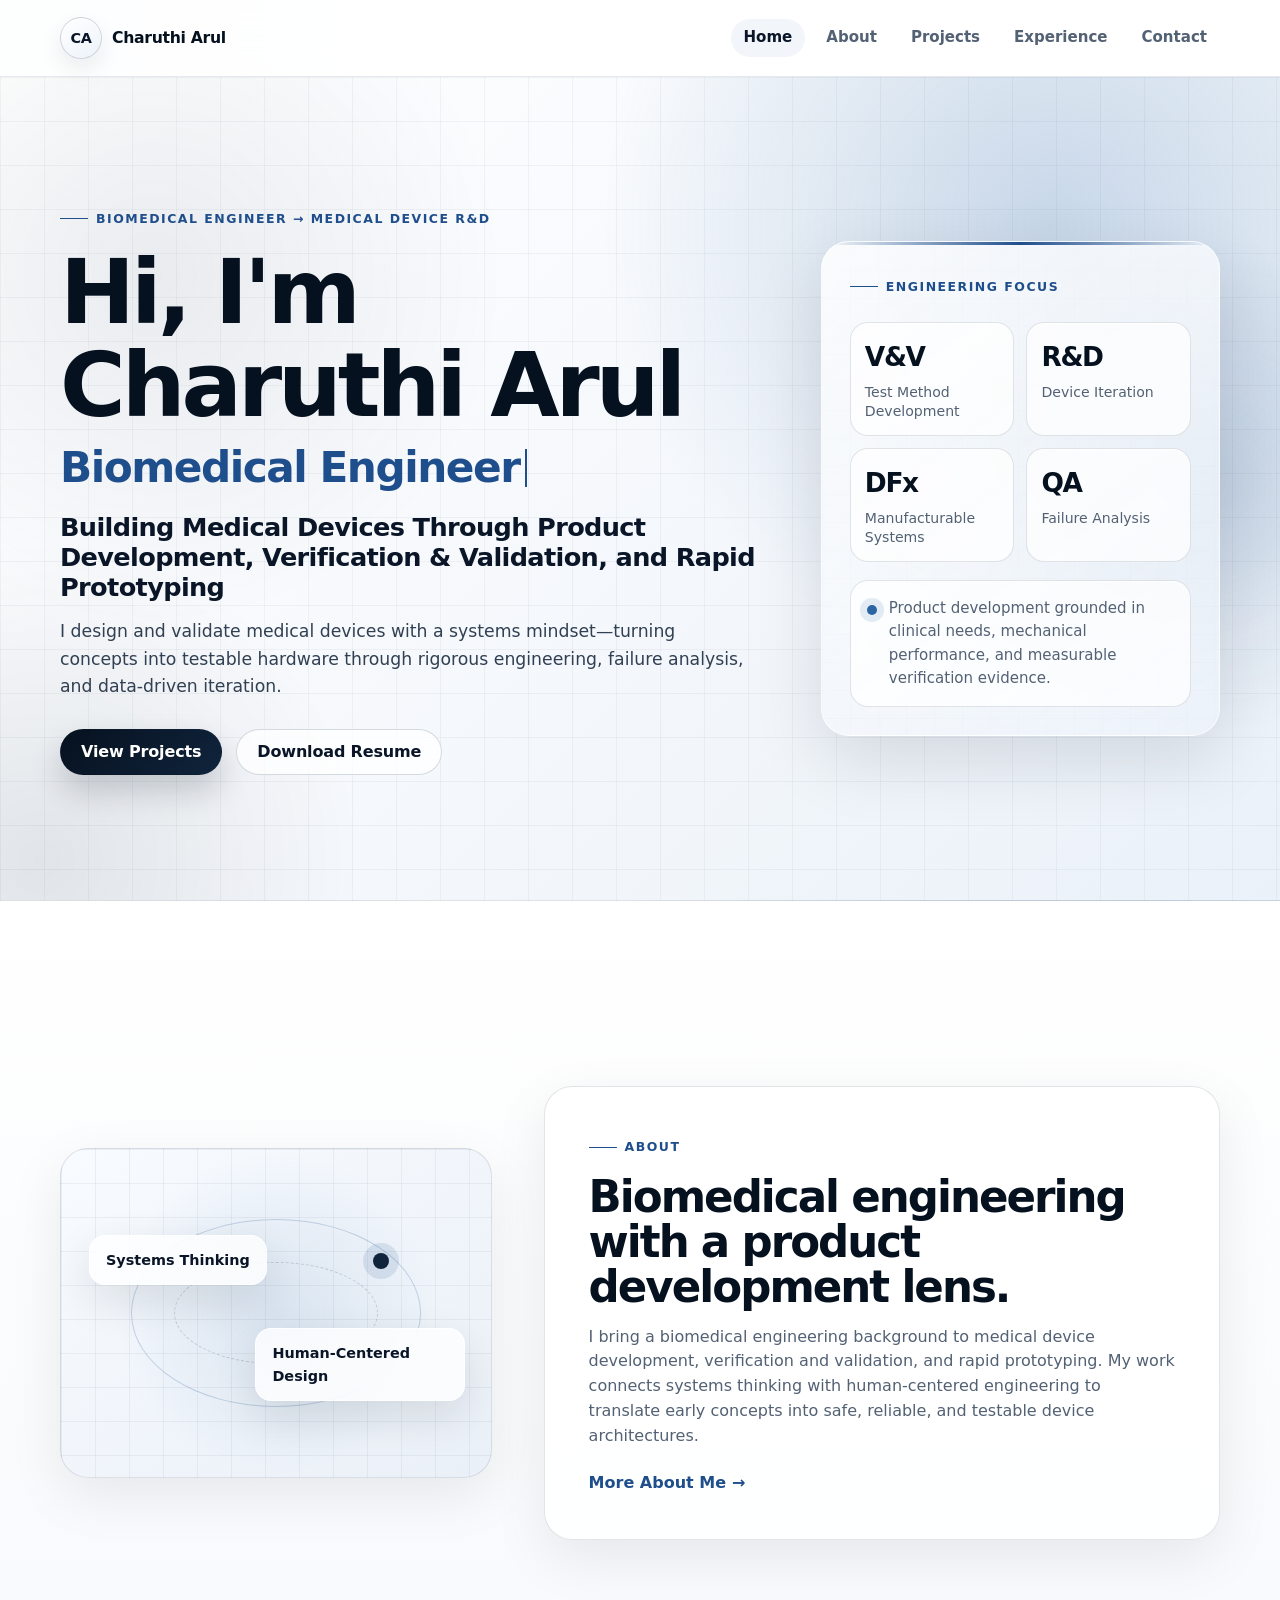
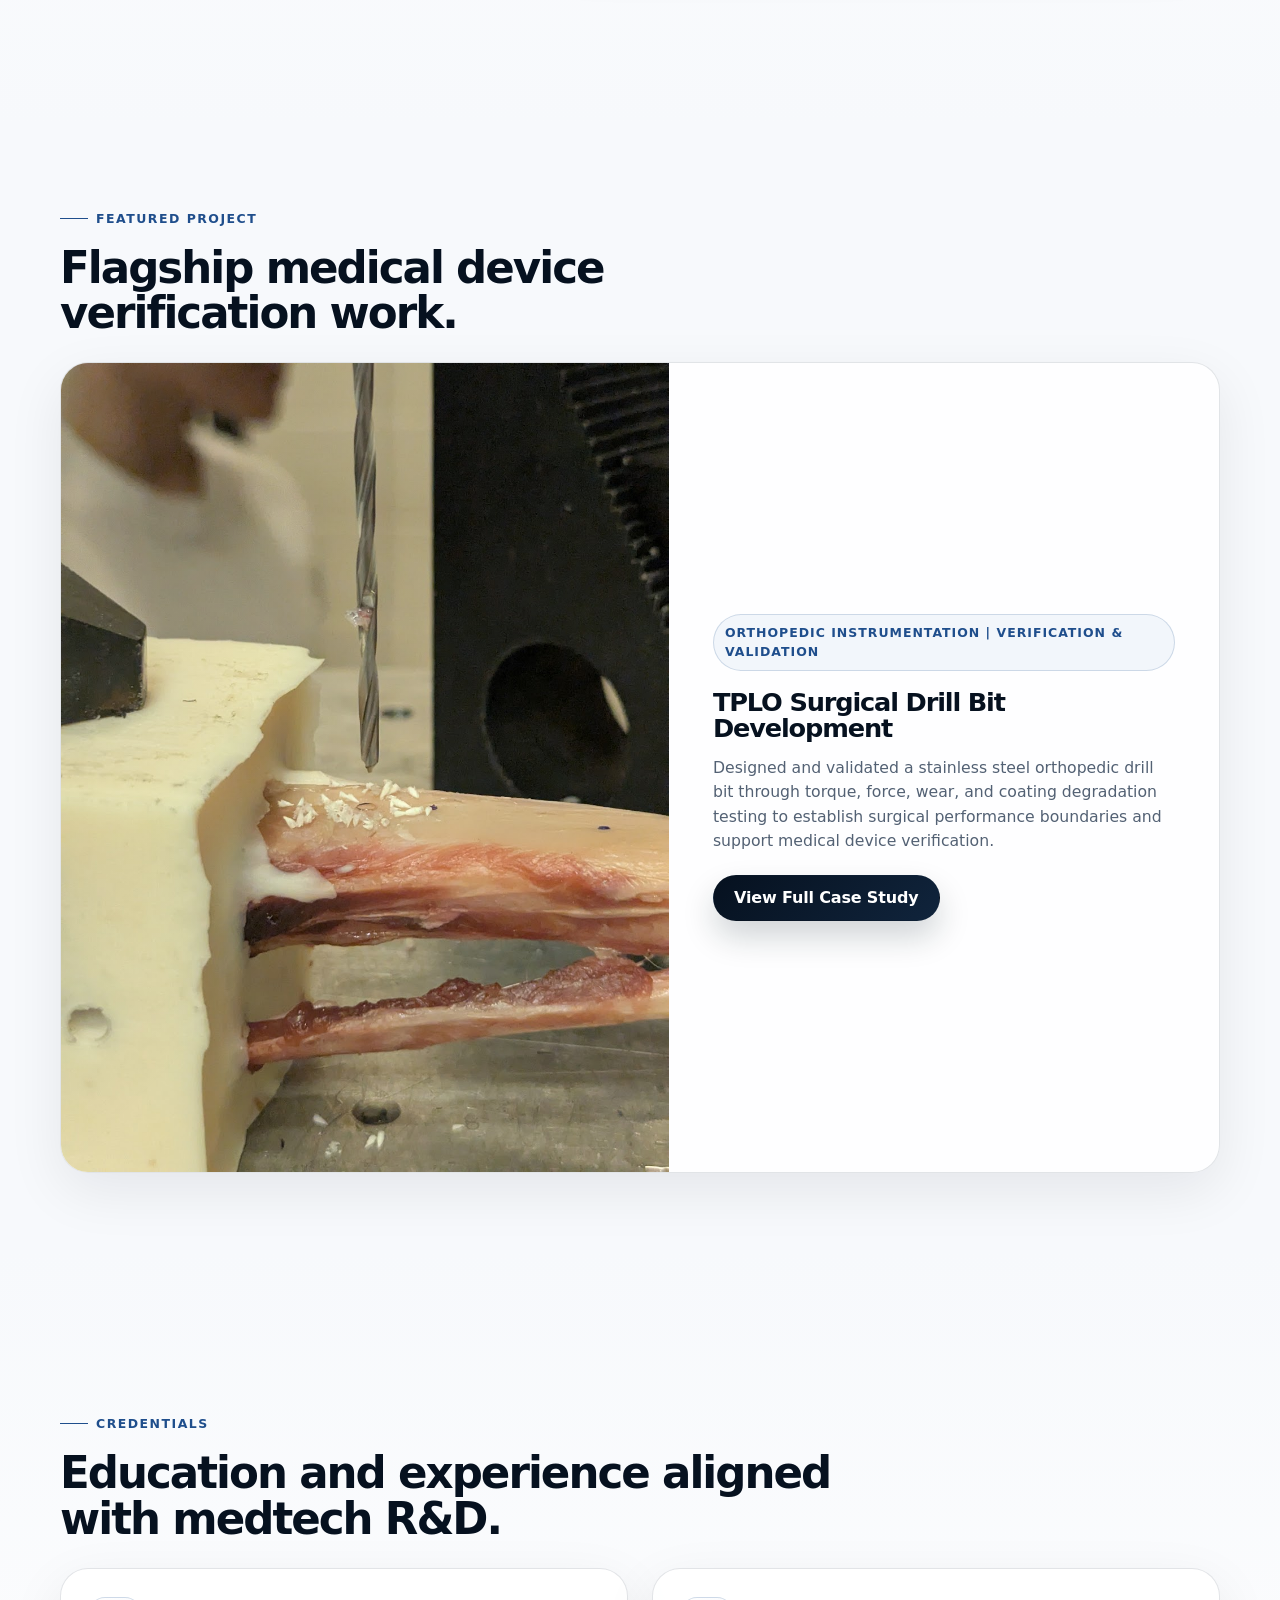
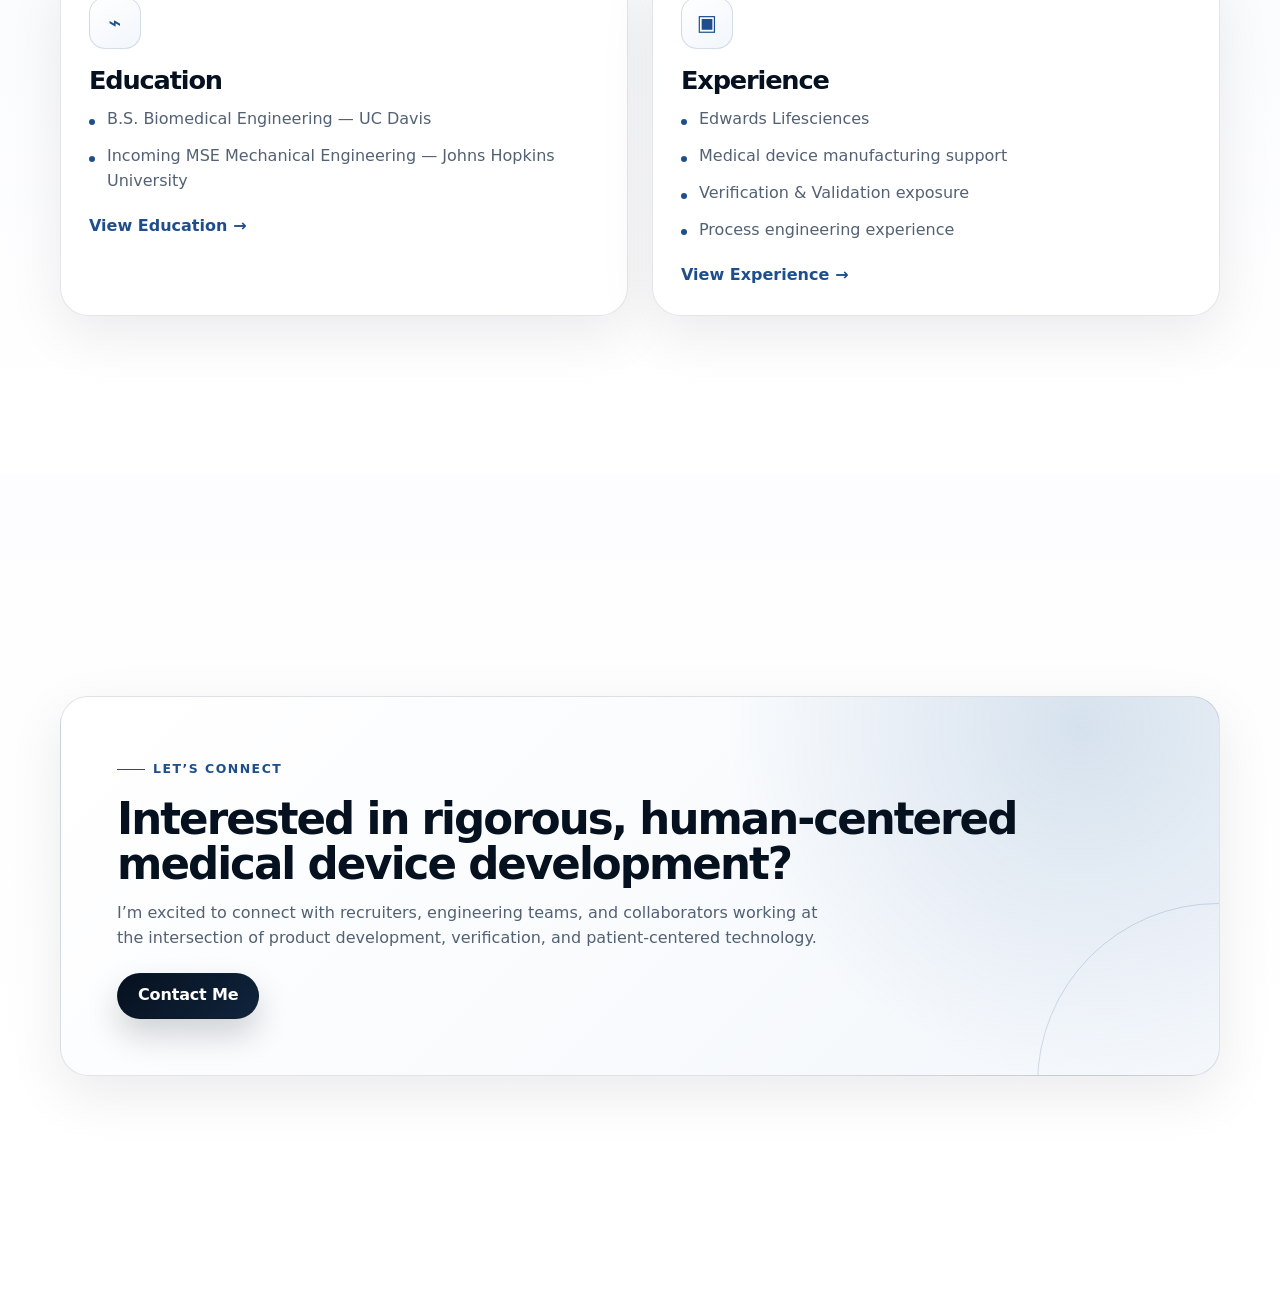
<file: index.html>
<!DOCTYPE html>
<html lang="en">
<head>
  <meta charset="UTF-8" />
  <meta name="viewport" content="width=device-width, initial-scale=1.0" />
  <meta
    name="description"
    content="Charuthi Arul is a biomedical engineer focused on medical device R&D, product development, verification and validation, and rapid prototyping."
  />
  <title>Charuthi Arul | Biomedical Engineer</title>
  <link rel="stylesheet" href="style.css" />
  <script defer src="script.js"></script>
</head>

<body>
  <header class="site-header">
    <nav class="nav container" aria-label="Primary navigation">
      <a class="brand" href="index.html" aria-label="Charuthi Arul homepage">
        <span class="brand-mark">CA</span>
        <span class="brand-text">Charuthi Arul</span>
      </a>
      <button class="nav-toggle" type="button" aria-label="Toggle menu" aria-expanded="false">☰</button>
      <ul class="nav-links">
        <li><a href="index.html" class="active">Home</a></li>
        <li><a href="about.html">About</a></li>
        <li><a href="projects.html">Projects</a></li>
        <li><a href="experience.html">Experience</a></li>
        <li><a href="contact.html">Contact</a></li>
      </ul>
    </nav>
  </header>

  <main>
    <section class="hero section" aria-labelledby="hero-title">
      <div class="hero-grid container">
        <div class="hero-copy fade-on-load">
          <p class="eyebrow">Biomedical Engineer → Medical Device R&amp;D</p>
          <h1 id="hero-title" class="hero-title">Hi, I'm<br /><span class="hero-name">Charuthi Arul</span></h1>
          <p class="typing-line" aria-label="Professional focus areas">
            <span
              class="typing-text"
              data-words="Biomedical Engineer|Robotics Enthusiast|Product Developer|MedTech Innovator"
            >Biomedical Engineer</span>
          </p>
          <h2 class="hero-statement">Building Medical Devices Through Product Development, Verification &amp; Validation, and Rapid Prototyping</h2>
          <p class="hero-subhead">I design and validate medical devices with a systems mindset—turning concepts into testable hardware through rigorous engineering, failure analysis, and data-driven iteration.</p>
          <div class="button-row" aria-label="Portfolio actions">
            <a class="btn btn-primary" href="projects.html">View Projects</a>
            <a class="btn btn-secondary" href="Charuthi_Arul_Resume.pdf" download>Download Resume</a>
          </div>
        </div>

        <aside class="hero-panel fade-on-load" aria-label="Engineering focus areas">
          <div class="hero-panel-topline"></div>
          <p class="panel-kicker">Engineering Focus</p>
          <div class="metric-grid">
            <div>
              <span class="metric-value">V&amp;V</span>
              <span class="metric-label">Test Method Development</span>
            </div>
            <div>
              <span class="metric-value">R&amp;D</span>
              <span class="metric-label">Device Iteration</span>
            </div>
            <div>
              <span class="metric-value">DFx</span>
              <span class="metric-label">Manufacturable Systems</span>
            </div>
            <div>
              <span class="metric-value">QA</span>
              <span class="metric-label">Failure Analysis</span>
            </div>
          </div>
          <div class="signal-card">
            <span class="signal-dot"></span>
            <p>Product development grounded in clinical needs, mechanical performance, and measurable verification evidence.</p>
          </div>
        </aside>
      </div>
    </section>

    <section class="about-preview section" aria-labelledby="about-title">
      <div class="container about-grid">
        <div class="engineering-visual fade-on-load" aria-hidden="true">
          <div class="visual-orbit"></div>
          <div class="visual-card visual-card-primary">Systems Thinking</div>
          <div class="visual-card visual-card-secondary">Human-Centered Design</div>
        </div>
        <div class="content-card glass-card fade-on-load">
          <p class="section-label">About</p>
          <h2 id="about-title">Biomedical engineering with a product development lens.</h2>
          <p>I bring a biomedical engineering background to medical device development, verification and validation, and rapid prototyping. My work connects systems thinking with human-centered engineering to translate early concepts into safe, reliable, and testable device architectures.</p>
          <a class="text-link" href="about.html">More About Me <span aria-hidden="true">→</span></a>
        </div>
      </div>
    </section>

    <section class="featured-project section" aria-labelledby="featured-title">
      <div class="container">
        <div class="section-heading fade-on-load">
          <p class="section-label">Featured Project</p>
          <h2 id="featured-title">Flagship medical device verification work.</h2>
        </div>

        <article class="project-showcase fade-on-load">
          <a class="project-image-link" href="projects/vetbit.html" aria-label="View TPLO Surgical Drill Bit Development case study">
            <img src="images/Drillbit.jpg" alt="Stainless steel surgical drill bit prototype" />
          </a>
          <div class="project-content">
            <span class="tag">Orthopedic Instrumentation | Verification &amp; Validation</span>
            <h3>TPLO Surgical Drill Bit Development</h3>
            <p>Designed and validated a stainless steel orthopedic drill bit through torque, force, wear, and coating degradation testing to establish surgical performance boundaries and support medical device verification.</p>
            <a class="btn btn-primary" href="projects/vetbit.html">View Full Case Study</a>
          </div>
        </article>
      </div>
    </section>

    <section class="credentials section" aria-labelledby="credentials-title">
      <div class="container">
        <div class="section-heading fade-on-load">
          <p class="section-label">Credentials</p>
          <h2 id="credentials-title">Education and experience aligned with medtech R&amp;D.</h2>
        </div>
        <div class="split credential-grid">
          <article class="card credential-card fade-on-load">
            <div class="card-icon" aria-hidden="true">⌁</div>
            <h3>Education</h3>
            <ul class="clean-list">
              <li>B.S. Biomedical Engineering — UC Davis</li>
              <li>Incoming MSE Mechanical Engineering — Johns Hopkins University</li>
            </ul>
            <a class="text-link" href="education.html">View Education <span aria-hidden="true">→</span></a>
          </article>

          <article class="card credential-card fade-on-load">
            <div class="card-icon" aria-hidden="true">▣</div>
            <h3>Experience</h3>
            <ul class="clean-list">
              <li>Edwards Lifesciences</li>
              <li>Medical device manufacturing support</li>
              <li>Verification &amp; Validation exposure</li>
              <li>Process engineering experience</li>
            </ul>
            <a class="text-link" href="experience.html">View Experience <span aria-hidden="true">→</span></a>
          </article>
        </div>
      </div>
    </section>

    <section class="final-cta section" aria-labelledby="cta-title">
      <div class="container cta-card fade-on-load">
        <p class="section-label">Let’s Connect</p>
        <h2 id="cta-title">Interested in rigorous, human-centered medical device development?</h2>
        <p>I’m excited to connect with recruiters, engineering teams, and collaborators working at the intersection of product development, verification, and patient-centered technology.</p>
        <a class="btn btn-primary" href="contact.html">Contact Me</a>
      </div>
    </section>
  </main>
</body>
</html>
</file>
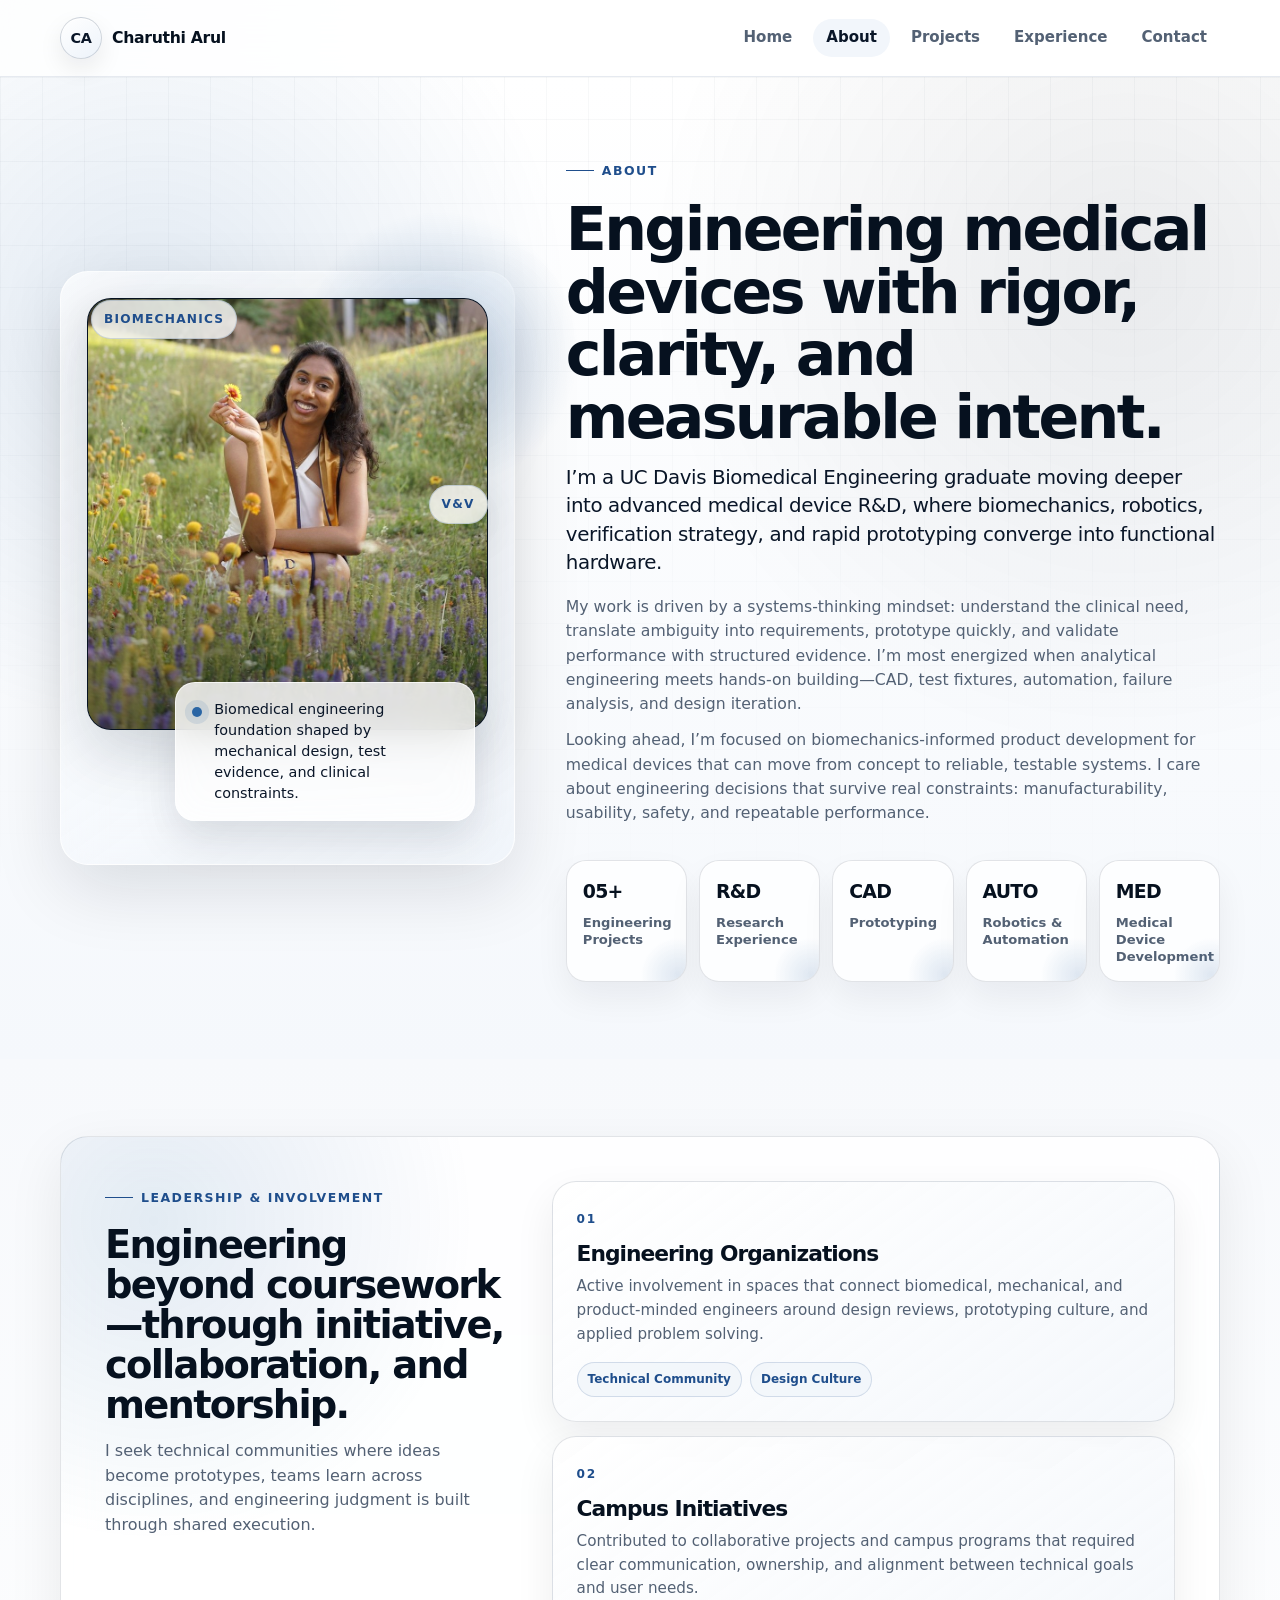
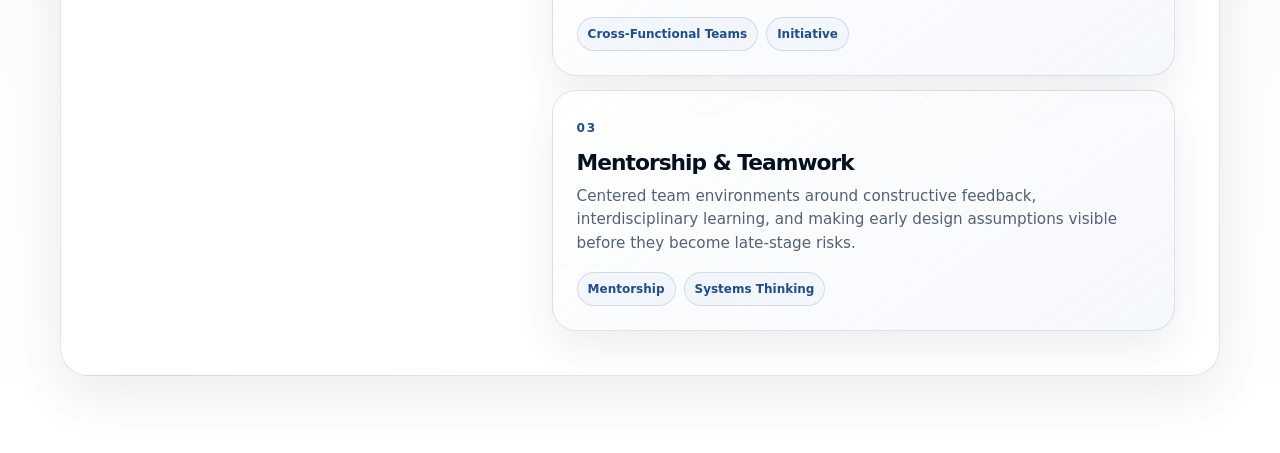
<file: about.html>
<!DOCTYPE html>
<html lang="en">
<head>
  <meta charset="UTF-8" />
  <meta name="viewport" content="width=device-width, initial-scale=1.0" />
  <meta
    name="description"
    content="About Charuthi Arul, a UC Davis biomedical engineer focused on medical device R&D, biomechanics, robotics, verification and validation, and rapid prototyping."
  />
  <title>About | Charuthi Arul</title>
  <link rel="stylesheet" href="style.css" />
  <script defer src="script.js"></script>
</head>

<body>
  <header class="site-header">
    <nav class="nav container" aria-label="Primary navigation">
      <a class="brand" href="index.html" aria-label="Charuthi Arul homepage">
        <span class="brand-mark">CA</span>
        <span class="brand-text">Charuthi Arul</span>
      </a>
      <button class="nav-toggle" type="button" aria-label="Toggle menu" aria-expanded="false">☰</button>
      <ul class="nav-links">
        <li><a href="index.html">Home</a></li>
        <li><a href="about.html" class="active">About</a></li>
        <li><a href="projects.html">Projects</a></li>
        <li><a href="experience.html">Experience</a></li>
        <li><a href="contact.html">Contact</a></li>
      </ul>
    </nav>
  </header>

  <main>
    <section class="about-hero section" aria-labelledby="about-title">
      <div class="container about-hero-grid">
        <aside class="about-portrait-panel fade-on-load" aria-label="Engineering profile summary">
          <div class="portrait-glow" aria-hidden="true"></div>
          <div class="portrait-frame">
            <img src="images/Hero.jpeg" alt="Charuthi Arul" />
          </div>
          <div class="portrait-signal-card">
            <span class="signal-dot"></span>
            <p>Biomedical engineering foundation shaped by mechanical design, test evidence, and clinical constraints.</p>
          </div>
          <div class="floating-discipline discipline-one">Biomechanics</div>
          <div class="floating-discipline discipline-two">V&amp;V</div>
        </aside>

        <div class="about-copy fade-on-load">
          <p class="section-label">About</p>
          <h1 id="about-title">Engineering medical devices with rigor, clarity, and measurable intent.</h1>
          <p class="about-lede">I’m a UC Davis Biomedical Engineering graduate moving deeper into advanced medical device R&amp;D, where biomechanics, robotics, verification strategy, and rapid prototyping converge into functional hardware.</p>
          <div class="about-narrative">
            <p>My work is driven by a systems-thinking mindset: understand the clinical need, translate ambiguity into requirements, prototype quickly, and validate performance with structured evidence. I’m most energized when analytical engineering meets hands-on building—CAD, test fixtures, automation, failure analysis, and design iteration.</p>
            <p>Looking ahead, I’m focused on biomechanics-informed product development for medical devices that can move from concept to reliable, testable systems. I care about engineering decisions that survive real constraints: manufacturability, usability, safety, and repeatable performance.</p>
          </div>

          <div class="about-stat-grid" aria-label="Engineering focus areas">
            <article class="about-stat-card fade-on-load">
              <span class="stat-number">05+</span>
              <span class="stat-label">Engineering Projects</span>
            </article>
            <article class="about-stat-card fade-on-load">
              <span class="stat-number">R&amp;D</span>
              <span class="stat-label">Research Experience</span>
            </article>
            <article class="about-stat-card fade-on-load">
              <span class="stat-number">CAD</span>
              <span class="stat-label">Prototyping</span>
            </article>
            <article class="about-stat-card fade-on-load">
              <span class="stat-number">AUTO</span>
              <span class="stat-label">Robotics &amp; Automation</span>
            </article>
            <article class="about-stat-card about-stat-card-wide fade-on-load">
              <span class="stat-number">MED</span>
              <span class="stat-label">Medical Device Development</span>
            </article>
          </div>
        </div>
      </div>
    </section>

    <section class="leadership-section section" aria-labelledby="leadership-title">
      <div class="container leadership-shell fade-on-load">
        <div class="leadership-heading">
          <p class="section-label">Leadership &amp; Involvement</p>
          <h2 id="leadership-title">Engineering beyond coursework—through initiative, collaboration, and mentorship.</h2>
          <p>I seek technical communities where ideas become prototypes, teams learn across disciplines, and engineering judgment is built through shared execution.</p>
        </div>

        <div class="leadership-grid">
          <article class="leadership-card fade-on-load">
            <span class="leadership-index">01</span>
            <h3>Engineering Organizations</h3>
            <p>Active involvement in spaces that connect biomedical, mechanical, and product-minded engineers around design reviews, prototyping culture, and applied problem solving.</p>
            <div class="leadership-tags" aria-label="Organization themes">
              <span>Technical Community</span>
              <span>Design Culture</span>
            </div>
          </article>

          <article class="leadership-card fade-on-load">
            <span class="leadership-index">02</span>
            <h3>Campus Initiatives</h3>
            <p>Contributed to collaborative projects and campus programs that required clear communication, ownership, and alignment between technical goals and user needs.</p>
            <div class="leadership-tags" aria-label="Campus themes">
              <span>Cross-Functional Teams</span>
              <span>Initiative</span>
            </div>
          </article>

          <article class="leadership-card fade-on-load">
            <span class="leadership-index">03</span>
            <h3>Mentorship &amp; Teamwork</h3>
            <p>Centered team environments around constructive feedback, interdisciplinary learning, and making early design assumptions visible before they become late-stage risks.</p>
            <div class="leadership-tags" aria-label="Mentorship themes">
              <span>Mentorship</span>
              <span>Systems Thinking</span>
            </div>
          </article>
        </div>
      </div>
    </section>
  </main>
</body>
</html>
</file>
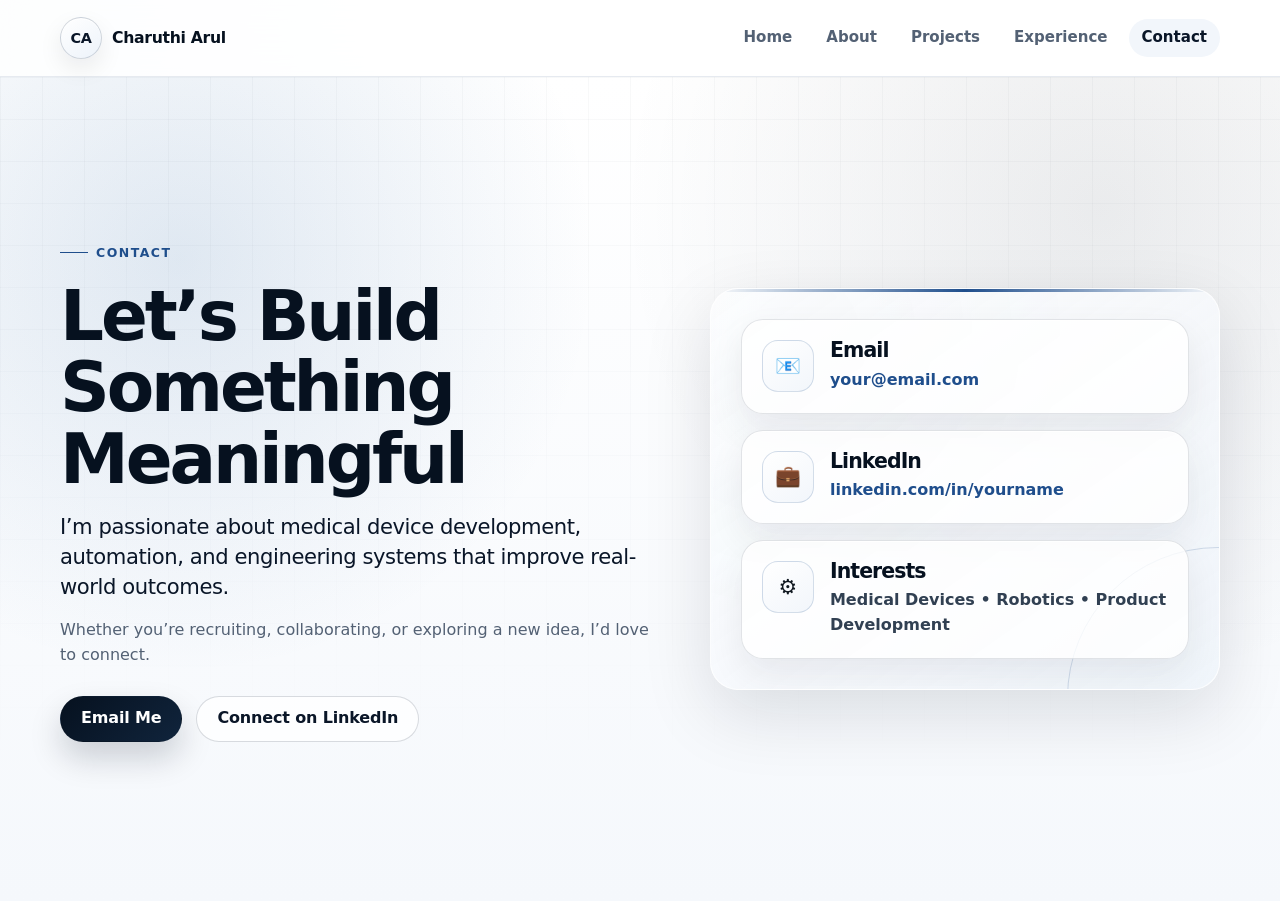
<file: contact.html>
<!DOCTYPE html>
<html lang="en">
<head>
  <meta charset="UTF-8" />
  <meta name="viewport" content="width=device-width, initial-scale=1.0" />
  <meta
    name="description"
    content="Connect with Charuthi Arul about medical device development, automation, robotics, product development, recruiting, collaboration, and new engineering ideas."
  />
  <title>Contact | Charuthi Arul</title>
  <link rel="stylesheet" href="style.css" />
  <script defer src="script.js"></script>
</head>

<body>
  <header class="site-header">
    <nav class="nav container" aria-label="Primary navigation">
      <a class="brand" href="index.html" aria-label="Charuthi Arul homepage">
        <span class="brand-mark">CA</span>
        <span class="brand-text">Charuthi Arul</span>
      </a>
      <button class="nav-toggle" type="button" aria-label="Toggle menu" aria-expanded="false">☰</button>
      <ul class="nav-links">
        <li><a href="index.html">Home</a></li>
        <li><a href="about.html">About</a></li>
        <li><a href="projects.html">Projects</a></li>
        <li><a href="experience.html">Experience</a></li>
        <li><a href="contact.html" class="active">Contact</a></li>
      </ul>
    </nav>
  </header>

  <main>
    <section class="contact-hero section" aria-labelledby="contact-title">
      <div class="container contact-shell">
        <div class="contact-copy fade-on-load">
          <p class="section-label">Contact</p>
          <h1 id="contact-title">Let’s Build Something Meaningful</h1>
          <p class="contact-lede">I’m passionate about medical device development, automation, and engineering systems that improve real-world outcomes.</p>
          <p class="contact-body">Whether you’re recruiting, collaborating, or exploring a new idea, I’d love to connect.</p>
          <div class="button-row" aria-label="Contact actions">
            <a class="btn btn-primary" href="mailto:your@email.com">Email Me</a>
            <a class="btn btn-secondary" href="https://www.linkedin.com/in/yourname" target="_blank" rel="noopener">Connect on LinkedIn</a>
          </div>
        </div>

        <aside class="contact-panel fade-on-load" aria-label="Contact information">
          <div class="contact-panel-topline"></div>
          <article class="contact-method-card">
            <span class="contact-icon" aria-hidden="true">📧</span>
            <div>
              <h2>Email</h2>
              <a href="mailto:your@email.com">your@email.com</a>
            </div>
          </article>

          <article class="contact-method-card">
            <span class="contact-icon" aria-hidden="true">💼</span>
            <div>
              <h2>LinkedIn</h2>
              <a href="https://www.linkedin.com/in/yourname" target="_blank" rel="noopener">linkedin.com/in/yourname</a>
            </div>
          </article>

          <article class="contact-method-card contact-interest-card">
            <span class="contact-icon" aria-hidden="true">⚙️</span>
            <div>
              <h2>Interests</h2>
              <p>Medical Devices • Robotics • Product Development</p>
            </div>
          </article>
        </aside>
      </div>
    </section>
  </main>
</body>
</html>
</file>
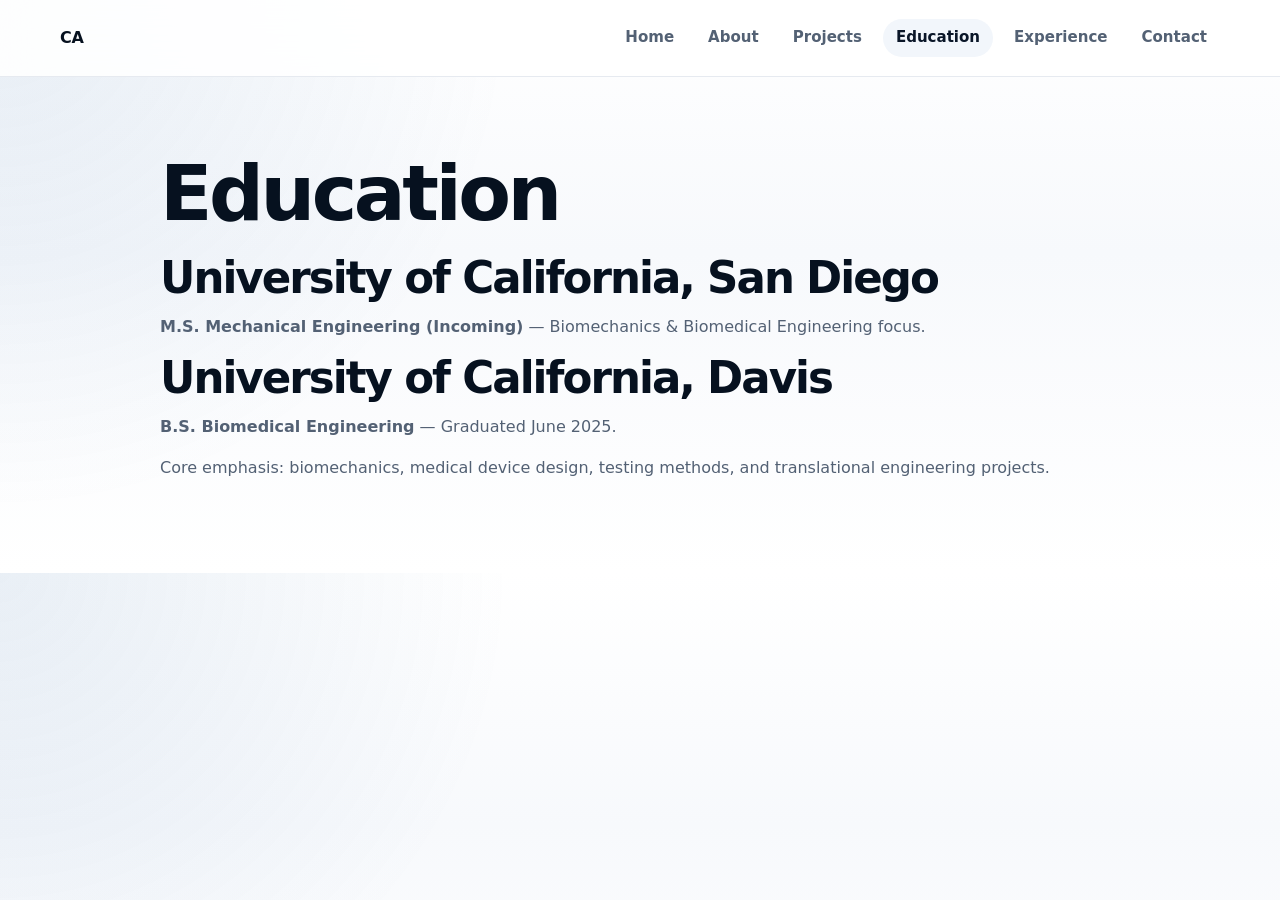
<file: education.html>
<!DOCTYPE html><html lang="en"><head><meta charset="UTF-8" /><meta name="viewport" content="width=device-width, initial-scale=1.0" /><title>Education | Charuthi Arul</title><link rel="stylesheet" href="style.css" /><script defer src="script.js"></script></head><body>
<header class="site-header"><nav class="nav container"><a class="brand" href="index.html">CA</a><button class="nav-toggle" aria-label="Toggle menu">☰</button><ul class="nav-links"><li><a href="index.html">Home</a></li><li><a href="about.html">About</a></li><li><a href="projects.html">Projects</a></li><li><a href="education.html" class="active">Education</a></li><li><a href="experience.html">Experience</a></li><li><a href="contact.html">Contact</a></li></ul></nav></header>
<main class="container section"><h1>Education</h1>
<article class="xp"><h2>University of California, San Diego</h2><p><strong>M.S. Mechanical Engineering (Incoming)</strong> — Biomechanics &amp; Biomedical Engineering focus.</p></article>
<article class="xp"><h2>University of California, Davis</h2><p><strong>B.S. Biomedical Engineering</strong> — Graduated June 2025.</p><p>Core emphasis: biomechanics, medical device design, testing methods, and translational engineering projects.</p></article>
</main></body></html>
</file>
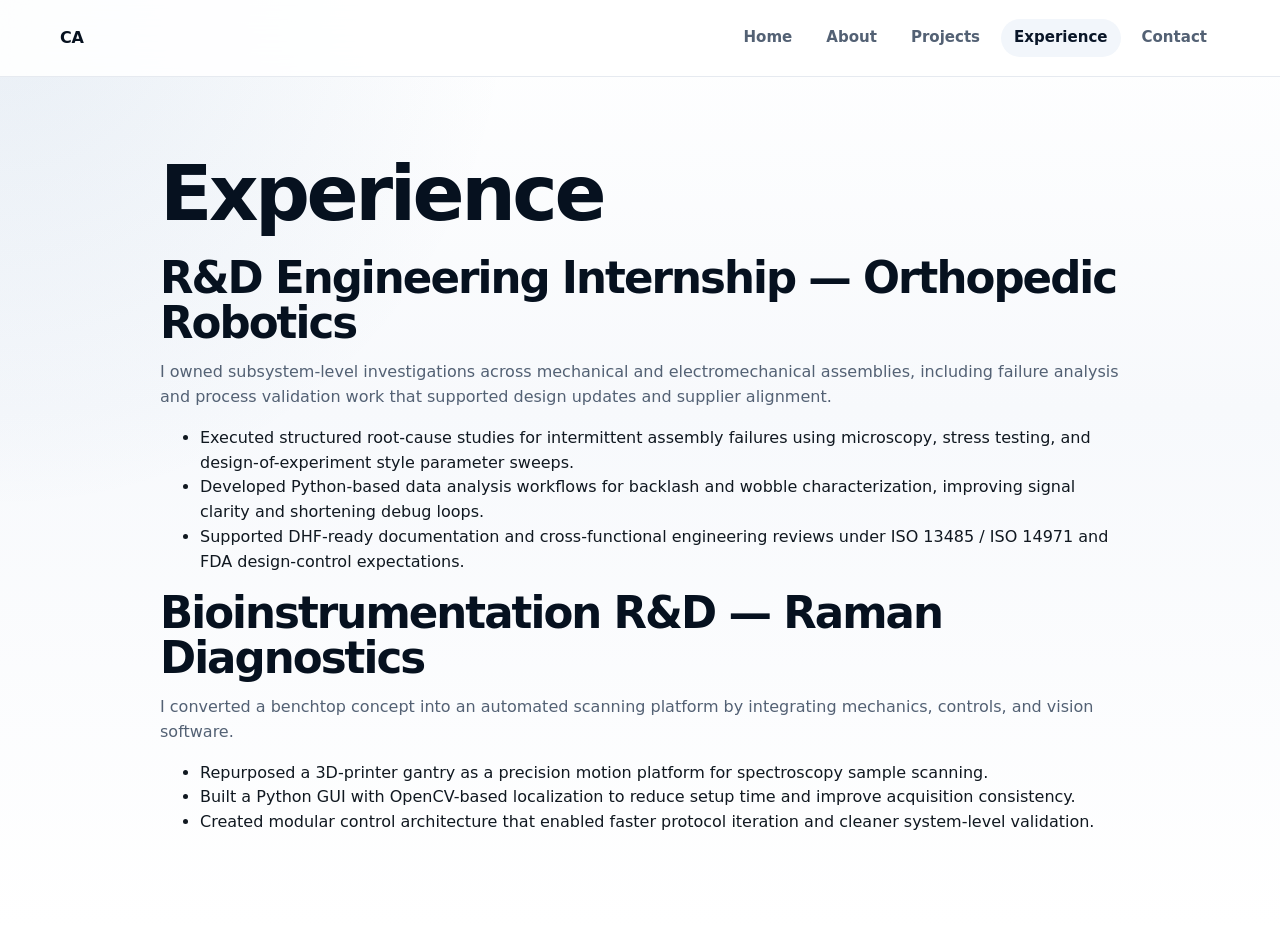
<file: experience.html>
<!DOCTYPE html><html lang="en"><head><meta charset="UTF-8" /><meta name="viewport" content="width=device-width, initial-scale=1.0" /><title>Experience | Charuthi Arul</title><link rel="stylesheet" href="style.css" /><script defer src="script.js"></script></head><body>
<header class="site-header"><nav class="nav container"><a class="brand" href="index.html">CA</a><button class="nav-toggle" aria-label="Toggle menu">☰</button><ul class="nav-links"><li><a href="index.html">Home</a></li><li><a href="about.html">About</a></li><li><a href="projects.html">Projects</a></li><li><a href="experience.html" class="active">Experience</a></li><li><a href="contact.html">Contact</a></li></ul></nav></header>
<main class="container section">
<h1>Experience</h1>
<article class="xp"><h2>R&amp;D Engineering Internship — Orthopedic Robotics</h2><p>I owned subsystem-level investigations across mechanical and electromechanical assemblies, including failure analysis and process validation work that supported design updates and supplier alignment.</p><ul><li>Executed structured root-cause studies for intermittent assembly failures using microscopy, stress testing, and design-of-experiment style parameter sweeps.</li><li>Developed Python-based data analysis workflows for backlash and wobble characterization, improving signal clarity and shortening debug loops.</li><li>Supported DHF-ready documentation and cross-functional engineering reviews under ISO 13485 / ISO 14971 and FDA design-control expectations.</li></ul></article>
<article class="xp"><h2>Bioinstrumentation R&amp;D — Raman Diagnostics</h2><p>I converted a benchtop concept into an automated scanning platform by integrating mechanics, controls, and vision software.</p><ul><li>Repurposed a 3D-printer gantry as a precision motion platform for spectroscopy sample scanning.</li><li>Built a Python GUI with OpenCV-based localization to reduce setup time and improve acquisition consistency.</li><li>Created modular control architecture that enabled faster protocol iteration and cleaner system-level validation.</li></ul></article>
</main></body></html>
</file>
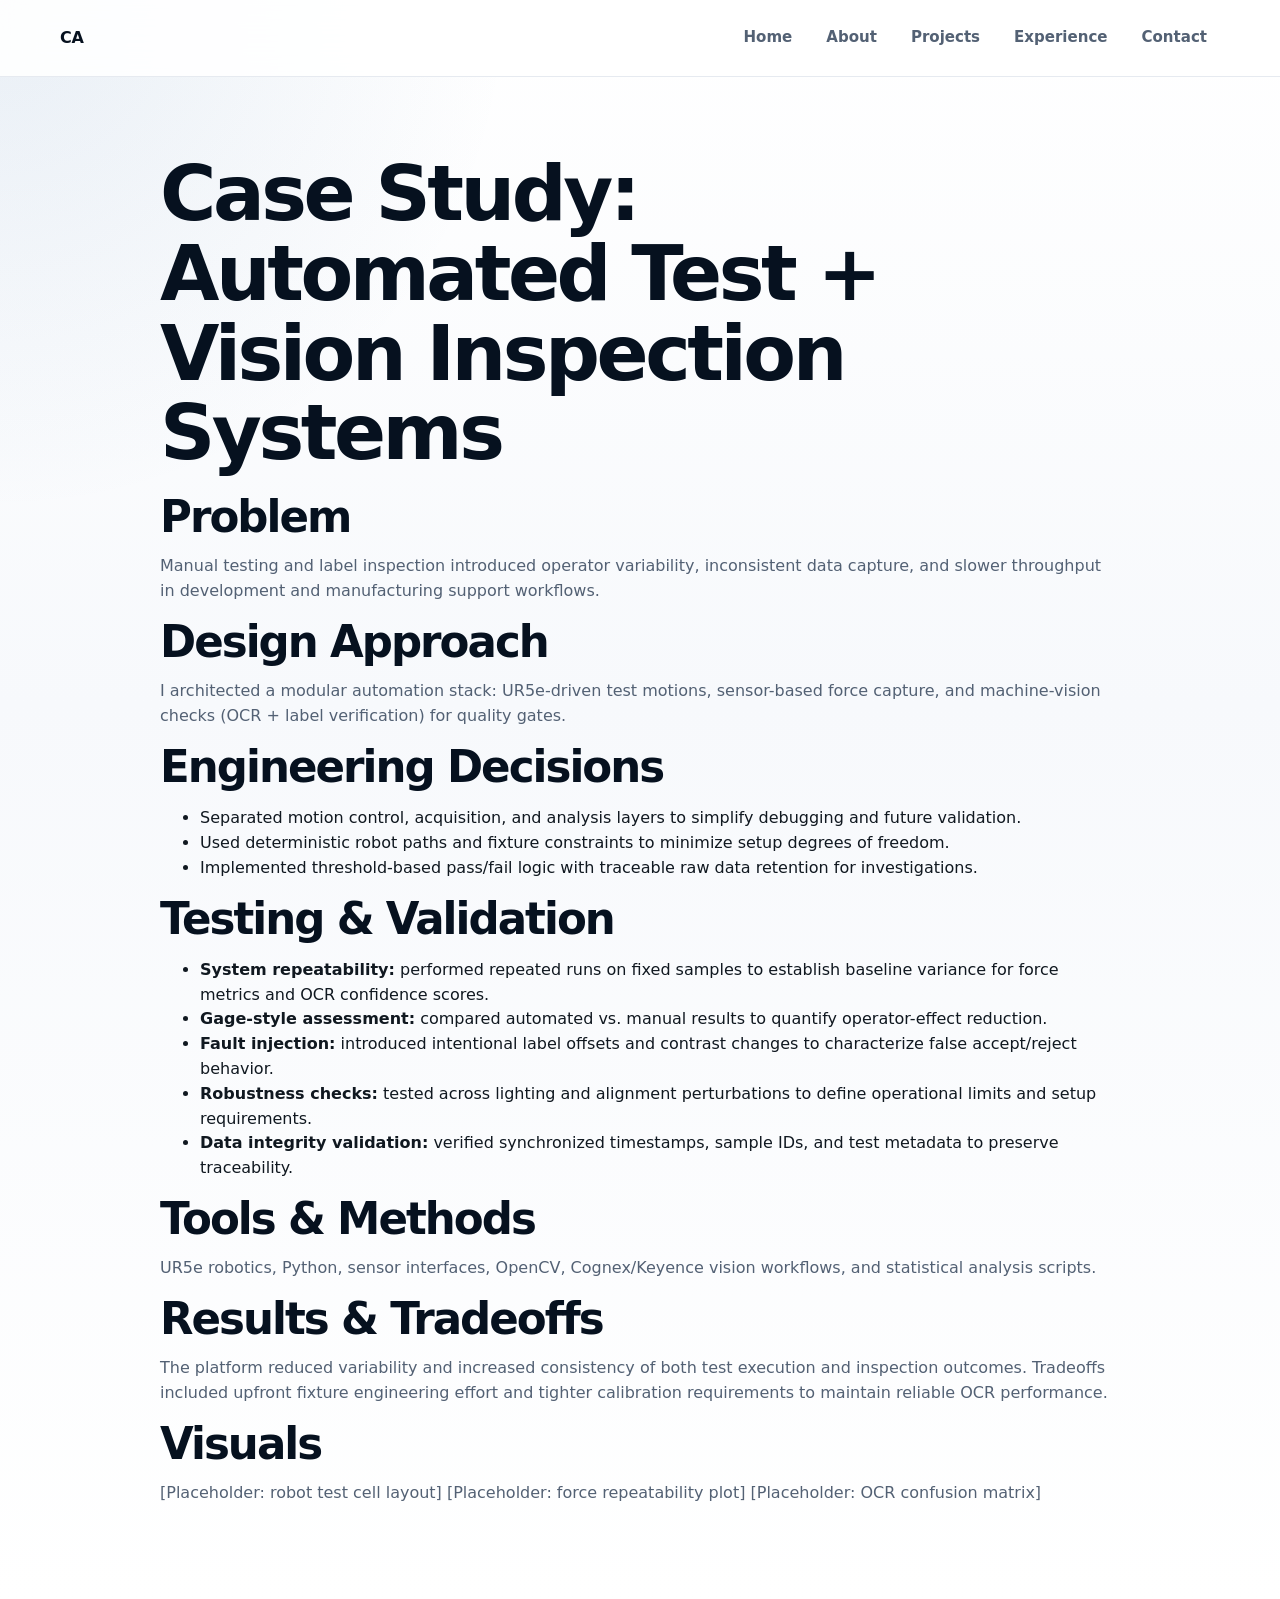
<file: projects/makeathon2024.html>
<!DOCTYPE html><html lang="en"><head><meta charset="UTF-8" /><meta name="viewport" content="width=device-width, initial-scale=1.0" /><title>Automated Test & Inspection Case Study</title><link rel="stylesheet" href="../style.css" /><script defer src="../script.js"></script></head><body>
<header class="site-header"><nav class="nav container"><a class="brand" href="../index.html">CA</a><button class="nav-toggle" aria-label="Toggle menu">☰</button><ul class="nav-links"><li><a href="../index.html">Home</a></li><li><a href="../about.html">About</a></li><li><a href="../projects.html">Projects</a></li><li><a href="../experience.html">Experience</a></li><li><a href="../contact.html">Contact</a></li></ul></nav></header>
<main class="container section prose"><h1>Case Study: Automated Test + Vision Inspection Systems</h1>
<h2>Problem</h2><p>Manual testing and label inspection introduced operator variability, inconsistent data capture, and slower throughput in development and manufacturing support workflows.</p>
<h2>Design Approach</h2><p>I architected a modular automation stack: UR5e-driven test motions, sensor-based force capture, and machine-vision checks (OCR + label verification) for quality gates.</p>
<h2>Engineering Decisions</h2><ul><li>Separated motion control, acquisition, and analysis layers to simplify debugging and future validation.</li><li>Used deterministic robot paths and fixture constraints to minimize setup degrees of freedom.</li><li>Implemented threshold-based pass/fail logic with traceable raw data retention for investigations.</li></ul>
<h2>Testing &amp; Validation</h2><ul><li><strong>System repeatability:</strong> performed repeated runs on fixed samples to establish baseline variance for force metrics and OCR confidence scores.</li><li><strong>Gage-style assessment:</strong> compared automated vs. manual results to quantify operator-effect reduction.</li><li><strong>Fault injection:</strong> introduced intentional label offsets and contrast changes to characterize false accept/reject behavior.</li><li><strong>Robustness checks:</strong> tested across lighting and alignment perturbations to define operational limits and setup requirements.</li><li><strong>Data integrity validation:</strong> verified synchronized timestamps, sample IDs, and test metadata to preserve traceability.</li></ul>
<h2>Tools &amp; Methods</h2><p>UR5e robotics, Python, sensor interfaces, OpenCV, Cognex/Keyence vision workflows, and statistical analysis scripts.</p>
<h2>Results &amp; Tradeoffs</h2><p>The platform reduced variability and increased consistency of both test execution and inspection outcomes. Tradeoffs included upfront fixture engineering effort and tighter calibration requirements to maintain reliable OCR performance.</p>
<h2>Visuals</h2><p>[Placeholder: robot test cell layout] [Placeholder: force repeatability plot] [Placeholder: OCR confusion matrix]</p>
</main></body></html>
</file>
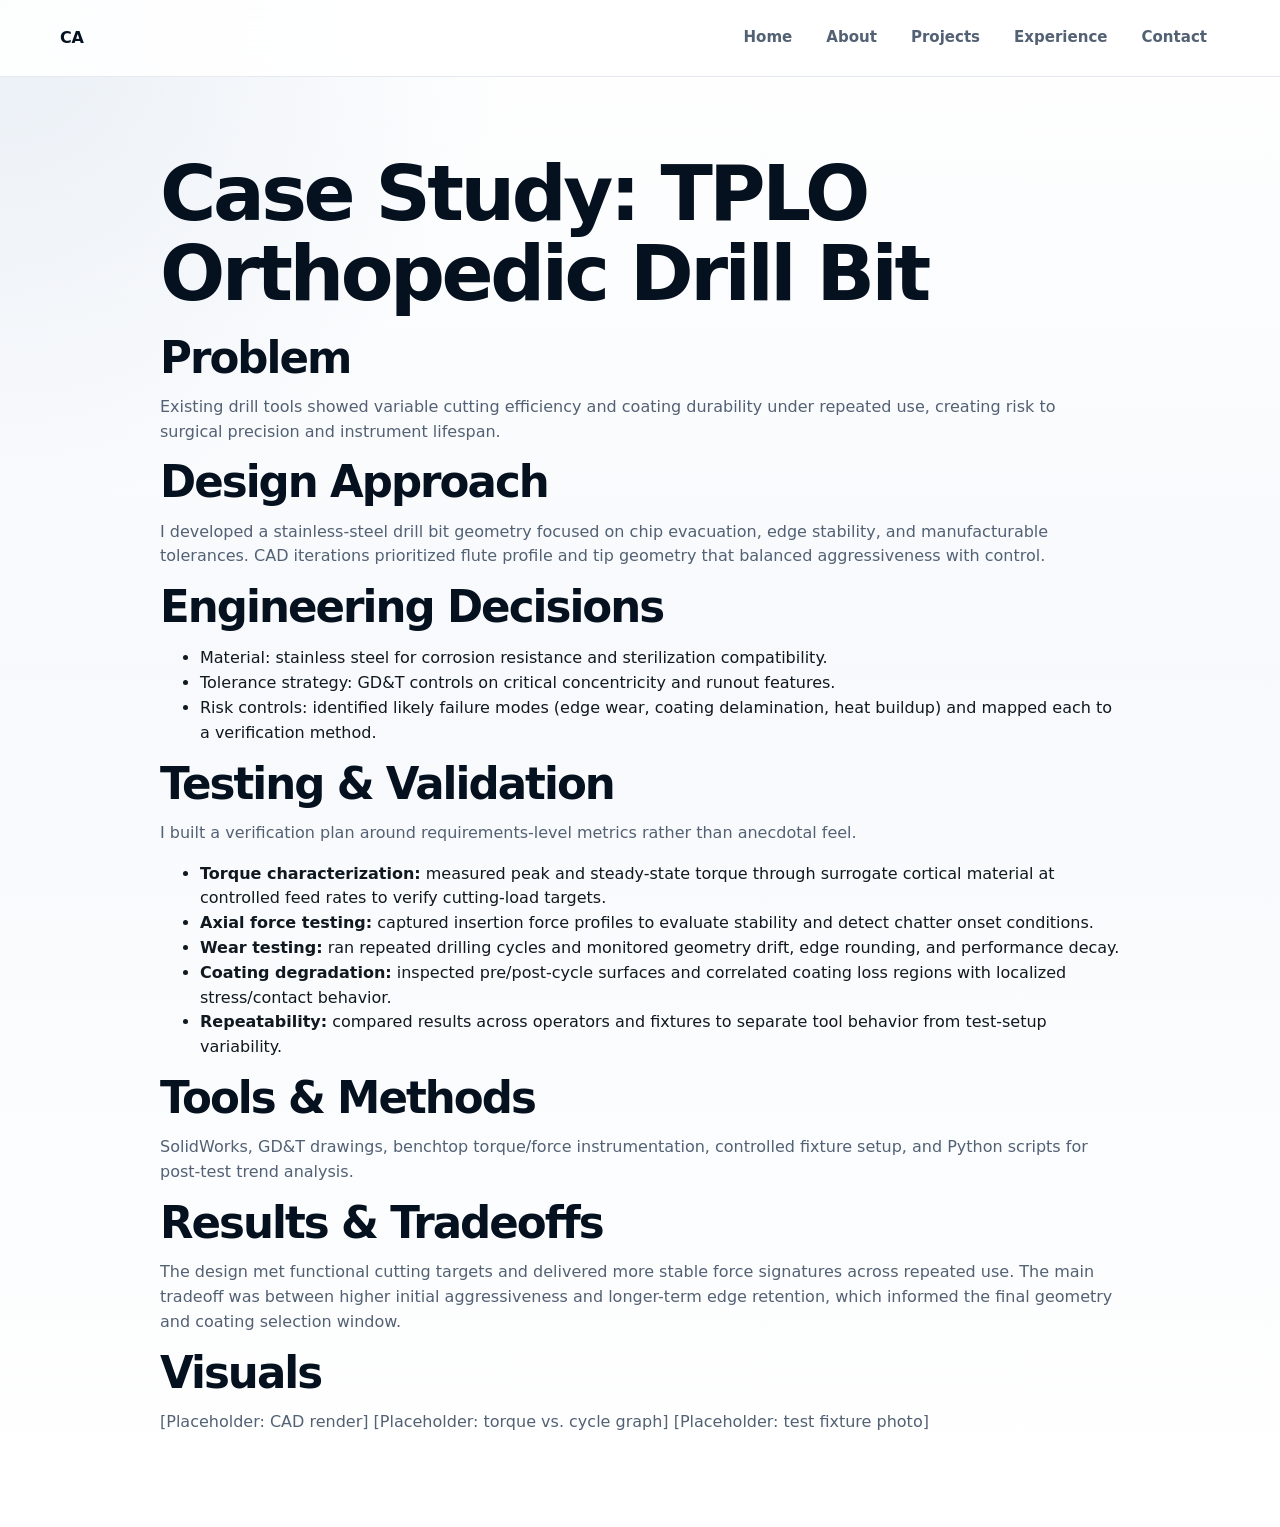
<file: projects/vetbit.html>
<!DOCTYPE html><html lang="en"><head><meta charset="UTF-8" /><meta name="viewport" content="width=device-width, initial-scale=1.0" /><title>TPLO Drill Bit Case Study</title><link rel="stylesheet" href="../style.css" /><script defer src="../script.js"></script></head><body>
<header class="site-header"><nav class="nav container"><a class="brand" href="../index.html">CA</a><button class="nav-toggle" aria-label="Toggle menu">☰</button><ul class="nav-links"><li><a href="../index.html">Home</a></li><li><a href="../about.html">About</a></li><li><a href="../projects.html">Projects</a></li><li><a href="../experience.html">Experience</a></li><li><a href="../contact.html">Contact</a></li></ul></nav></header>
<main class="container section prose"><h1>Case Study: TPLO Orthopedic Drill Bit</h1>
<h2>Problem</h2><p>Existing drill tools showed variable cutting efficiency and coating durability under repeated use, creating risk to surgical precision and instrument lifespan.</p>
<h2>Design Approach</h2><p>I developed a stainless-steel drill bit geometry focused on chip evacuation, edge stability, and manufacturable tolerances. CAD iterations prioritized flute profile and tip geometry that balanced aggressiveness with control.</p>
<h2>Engineering Decisions</h2><ul><li>Material: stainless steel for corrosion resistance and sterilization compatibility.</li><li>Tolerance strategy: GD&amp;T controls on critical concentricity and runout features.</li><li>Risk controls: identified likely failure modes (edge wear, coating delamination, heat buildup) and mapped each to a verification method.</li></ul>
<h2>Testing &amp; Validation</h2><p>I built a verification plan around requirements-level metrics rather than anecdotal feel.</p><ul><li><strong>Torque characterization:</strong> measured peak and steady-state torque through surrogate cortical material at controlled feed rates to verify cutting-load targets.</li><li><strong>Axial force testing:</strong> captured insertion force profiles to evaluate stability and detect chatter onset conditions.</li><li><strong>Wear testing:</strong> ran repeated drilling cycles and monitored geometry drift, edge rounding, and performance decay.</li><li><strong>Coating degradation:</strong> inspected pre/post-cycle surfaces and correlated coating loss regions with localized stress/contact behavior.</li><li><strong>Repeatability:</strong> compared results across operators and fixtures to separate tool behavior from test-setup variability.</li></ul>
<h2>Tools &amp; Methods</h2><p>SolidWorks, GD&amp;T drawings, benchtop torque/force instrumentation, controlled fixture setup, and Python scripts for post-test trend analysis.</p>
<h2>Results &amp; Tradeoffs</h2><p>The design met functional cutting targets and delivered more stable force signatures across repeated use. The main tradeoff was between higher initial aggressiveness and longer-term edge retention, which informed the final geometry and coating selection window.</p>
<h2>Visuals</h2><p>[Placeholder: CAD render] [Placeholder: torque vs. cycle graph] [Placeholder: test fixture photo]</p>
</main></body></html>
</file>
<file: style.css>
/* ========================
   PREMIUM MEDTECH DESIGN SYSTEM
======================== */
:root {
  --navy-950: #06111f;
  --navy-900: #0a1628;
  --navy-800: #10243c;
  --blue-700: #1f4e8c;
  --blue-600: #2a65a4;
  --blue-100: #dceafa;
  --slate-900: #101820;
  --slate-700: #314052;
  --slate-600: #536174;
  --slate-400: #8b98a8;
  --grey-200: #dfe5ec;
  --grey-100: #edf2f7;
  --off-white: #f7f9fc;
  --surface: #ffffff;
  --surface-blue: #f2f6fb;
  --border: rgba(16, 36, 60, 0.12);
  --shadow-soft: 0 18px 55px rgba(6, 17, 31, 0.08);
  --shadow-card: 0 24px 70px rgba(6, 17, 31, 0.12);
  --radius-lg: 28px;
  --radius-md: 20px;
  --radius-sm: 12px;
  --transition: 220ms ease;
}

* {
  box-sizing: border-box;
}


body {
  margin: 0;
  color: var(--slate-900);
  font-family: Inter, ui-sans-serif, system-ui, -apple-system, BlinkMacSystemFont, "Segoe UI", sans-serif;
  line-height: 1.55;
  background:
    radial-gradient(circle at top left, rgba(42, 101, 164, 0.10), transparent 32rem),
    linear-gradient(180deg, #ffffff 0%, var(--off-white) 44%, #ffffff 100%);
  text-rendering: optimizeLegibility;
}

img {
  display: block;
  max-width: 100%;
}

.container {
  width: min(1160px, calc(100% - 40px));
  margin-inline: auto;
}

.section {
  padding: clamp(48px, 6vw, 84px) 0;
}

main > section.section {
  min-height: calc(100vh - 76px);
  display: flex;
  align-items: center;
  scroll-margin-top: 76px;
}

main > section.section > .container {
  width: min(1160px, calc(100% - 40px));
}

h1,
h2,
h3,
p {
  margin-top: 0;
}

h1,
h2,
h3 {
  color: var(--navy-950);
  line-height: 1.04;
  letter-spacing: -0.045em;
}

h1 {
  max-width: 940px;
  margin-bottom: 22px;
  font-size: clamp(3rem, 6vw, 5.8rem);
}

h2 {
  margin-bottom: 14px;
  font-size: clamp(2rem, 3.4vw, 3.45rem);
}

h3 {
  margin-bottom: 14px;
  font-size: clamp(1.45rem, 2vw, 2rem);
}

p {
  color: var(--slate-600);
}

/* ========================
   NAVBAR
======================== */
.site-header {
  position: sticky;
  top: 0;
  z-index: 50;
  border-bottom: 1px solid rgba(223, 229, 236, 0.78);
  background: rgba(255, 255, 255, 0.88);
  backdrop-filter: blur(18px);
}

.nav {
  display: flex;
  align-items: center;
  justify-content: space-between;
  min-height: 76px;
}

.brand {
  display: inline-flex;
  align-items: center;
  gap: 10px;
  color: var(--navy-950);
  font-weight: 750;
  letter-spacing: -0.02em;
  text-decoration: none;
}

.brand-mark {
  display: grid;
  width: 42px;
  height: 42px;
  place-items: center;
  border: 1px solid rgba(16, 36, 60, 0.18);
  border-radius: 50%;
  background: linear-gradient(145deg, #ffffff, #edf3fa);
  box-shadow: inset 0 1px 0 #ffffff, 0 10px 24px rgba(6, 17, 31, 0.08);
  color: var(--navy-900);
  font-size: 0.9rem;
}

.brand-text {
  font-size: 0.98rem;
}

.nav-toggle {
  display: none;
  border: 1px solid var(--border);
  border-radius: 999px;
  background: var(--surface);
  color: var(--navy-950);
  cursor: pointer;
  font: inherit;
  padding: 9px 13px;
}

.nav-links {
  display: flex;
  align-items: center;
  gap: 8px;
  padding: 0;
  margin: 0;
  list-style: none;
}

.nav-links a {
  display: inline-flex;
  align-items: center;
  min-height: 38px;
  padding: 0 13px;
  border-radius: 999px;
  color: var(--slate-600);
  font-size: 0.94rem;
  font-weight: 600;
  text-decoration: none;
  transition: color var(--transition), background var(--transition), transform var(--transition);
}

.nav-links a:hover,
.nav-links a.active {
  background: var(--surface-blue);
  color: var(--navy-900);
}

/* ========================
   HERO
======================== */
.hero {
  position: relative;
  isolation: isolate;
  min-height: calc(100vh - 76px);
  display: flex;
  align-items: center;
  overflow: hidden;
  border-bottom: 1px solid var(--border);
  background:
    linear-gradient(rgba(16, 36, 60, 0.045) 1px, transparent 1px),
    linear-gradient(90deg, rgba(16, 36, 60, 0.045) 1px, transparent 1px),
    radial-gradient(circle at 82% 18%, rgba(42, 101, 164, 0.22), transparent 28rem),
    radial-gradient(circle at 12% 24%, rgba(16, 36, 60, 0.08), transparent 22rem),
    linear-gradient(135deg, #ffffff 0%, #f5f8fc 52%, #eaf1f8 100%);
  background-size: 44px 44px, 44px 44px, auto, auto, auto;
}

.hero::before,
.hero::after {
  position: absolute;
  content: "";
  z-index: -1;
  border-radius: 999px;
  filter: blur(4px);
}

.hero::before {
  width: 520px;
  height: 520px;
  right: -190px;
  top: 18%;
  background: radial-gradient(circle, rgba(31, 78, 140, 0.16), transparent 67%);
}

.hero::after {
  width: 720px;
  height: 720px;
  left: -320px;
  bottom: -320px;
  background: radial-gradient(circle, rgba(6, 17, 31, 0.09), transparent 63%);
}

.hero-grid {
  display: grid;
  grid-template-columns: minmax(0, 1.28fr) minmax(320px, 0.72fr);
  gap: clamp(28px, 4vw, 56px);
  align-items: center;
}

.eyebrow,
.section-label,
.panel-kicker,
.tag {
  display: inline-flex;
  align-items: center;
  gap: 8px;
  margin-bottom: 18px;
  color: var(--blue-700);
  font-size: 0.78rem;
  font-weight: 800;
  letter-spacing: 0.12em;
  text-transform: uppercase;
}

.eyebrow::before,
.section-label::before,
.panel-kicker::before {
  content: "";
  width: 28px;
  height: 1px;
  background: currentColor;
}

.hero-title {
  max-width: 820px;
  margin-bottom: 10px;
  font-size: clamp(3.4rem, 7vw, 6.6rem);
}

.hero-name {
  white-space: nowrap;
}

.typing-line {
  display: flex;
  align-items: center;
  min-height: clamp(2.15rem, 4vw, 3.5rem);
  margin-bottom: 18px;
  color: var(--blue-700);
  font-size: clamp(1.55rem, 3.3vw, 3rem);
  font-weight: 800;
  letter-spacing: -0.035em;
  line-height: 1.05;
}

.typing-text {
  display: inline-flex;
  align-items: center;
}

.typing-text::after {
  width: 2px;
  height: 0.92em;
  margin-left: 0.12em;
  background: currentColor;
  content: "";
  animation: caret-blink 900ms steps(1) infinite;
}

.hero-statement {
  max-width: 700px;
  margin-bottom: 16px;
  color: var(--navy-900);
  font-size: clamp(1.18rem, 2vw, 1.72rem);
  letter-spacing: -0.025em;
  line-height: 1.18;
}

.hero-subhead {
  max-width: 690px;
  margin-bottom: 28px;
  color: var(--slate-700);
  font-size: clamp(0.98rem, 1.35vw, 1.14rem);
  line-height: 1.6;
}

@keyframes caret-blink {
  50% {
    opacity: 0;
  }
}

.button-row {
  display: flex;
  flex-wrap: wrap;
  gap: 14px;
}

.hero-panel {
  position: relative;
  overflow: hidden;
  padding: clamp(22px, 3vw, 28px);
  border: 1px solid rgba(255, 255, 255, 0.62);
  border-radius: var(--radius-lg);
  background:
    linear-gradient(145deg, rgba(255, 255, 255, 0.84), rgba(237, 243, 250, 0.72)),
    linear-gradient(rgba(31, 78, 140, 0.06) 1px, transparent 1px),
    linear-gradient(90deg, rgba(31, 78, 140, 0.06) 1px, transparent 1px);
  background-size: auto, 28px 28px, 28px 28px;
  box-shadow: var(--shadow-card);
  backdrop-filter: blur(22px);
}

.hero-panel-topline {
  position: absolute;
  inset: 0 0 auto;
  height: 3px;
  background: linear-gradient(90deg, transparent, var(--blue-700), transparent);
}

.metric-grid {
  display: grid;
  grid-template-columns: repeat(2, 1fr);
  gap: 12px;
  margin: 8px 0 18px;
}

.metric-grid > div,
.signal-card {
  border: 1px solid var(--border);
  border-radius: 18px;
  background: rgba(255, 255, 255, 0.72);
  box-shadow: inset 0 1px 0 rgba(255, 255, 255, 0.92);
}

.metric-grid > div {
  min-height: 102px;
  padding: 14px;
}

.metric-value,
.metric-label {
  display: block;
}

.metric-value {
  color: var(--navy-950);
  font-size: 1.65rem;
  font-weight: 850;
  letter-spacing: -0.05em;
}

.metric-label {
  margin-top: 5px;
  color: var(--slate-600);
  font-size: 0.88rem;
  line-height: 1.35;
}

.signal-card {
  display: flex;
  gap: 12px;
  padding: 16px;
}

.signal-card p {
  margin-bottom: 0;
  font-size: 0.94rem;
}

.signal-dot {
  flex: 0 0 auto;
  width: 10px;
  height: 10px;
  margin-top: 8px;
  border-radius: 50%;
  background: var(--blue-600);
  box-shadow: 0 0 0 7px rgba(42, 101, 164, 0.12);
}

/* ========================
   BUTTONS + LINKS
======================== */
.btn,
.text-link {
  display: inline-flex;
  align-items: center;
  justify-content: center;
  font-weight: 750;
  text-decoration: none;
  transition: transform var(--transition), box-shadow var(--transition), border-color var(--transition), background var(--transition), color var(--transition);
}

.btn {
  min-height: 46px;
  padding: 0 20px;
  border: 1px solid transparent;
  border-radius: 999px;
  letter-spacing: -0.01em;
}

.btn-primary {
  background: linear-gradient(135deg, var(--navy-950), var(--navy-800));
  color: #ffffff;
  box-shadow: 0 16px 32px rgba(6, 17, 31, 0.18);
}

.btn-secondary {
  border-color: rgba(16, 36, 60, 0.16);
  background: rgba(255, 255, 255, 0.76);
  color: var(--navy-900);
}

.btn:hover,
.text-link:hover {
  transform: translateY(-2px);
}

.btn-primary:hover {
  box-shadow: 0 22px 42px rgba(6, 17, 31, 0.24);
}

.btn-secondary:hover {
  border-color: rgba(31, 78, 140, 0.34);
  background: #ffffff;
  box-shadow: var(--shadow-soft);
}

.text-link {
  gap: 6px;
  color: var(--blue-700);
}

/* ========================
   ABOUT PREVIEW
======================== */
.about-preview {
  background: linear-gradient(180deg, #ffffff, var(--off-white));
}

.about-grid {
  display: grid;
  grid-template-columns: 0.78fr 1.22fr;
  gap: clamp(24px, 4vw, 52px);
  align-items: center;
}

.engineering-visual {
  position: relative;
  min-height: 330px;
  overflow: hidden;
  border: 1px solid var(--border);
  border-radius: var(--radius-lg);
  background:
    radial-gradient(circle at 50% 50%, rgba(42, 101, 164, 0.12), transparent 10rem),
    linear-gradient(rgba(16, 36, 60, 0.055) 1px, transparent 1px),
    linear-gradient(90deg, rgba(16, 36, 60, 0.055) 1px, transparent 1px),
    linear-gradient(145deg, #f8fbff, #eaf0f7);
  background-size: auto, 34px 34px, 34px 34px, auto;
  box-shadow: var(--shadow-soft);
}

.visual-orbit {
  position: absolute;
  inset: 70px;
  border: 1px solid rgba(31, 78, 140, 0.22);
  border-radius: 50%;
}

.visual-orbit::before,
.visual-orbit::after {
  position: absolute;
  content: "";
  border-radius: inherit;
}

.visual-orbit::before {
  inset: 42px;
  border: 1px dashed rgba(16, 36, 60, 0.18);
}

.visual-orbit::after {
  width: 16px;
  height: 16px;
  top: 18%;
  right: 11%;
  background: var(--navy-800);
  box-shadow: 0 0 0 10px rgba(31, 78, 140, 0.12);
}

.visual-card {
  position: absolute;
  width: max-content;
  max-width: 210px;
  padding: 13px 16px;
  border: 1px solid rgba(255, 255, 255, 0.7);
  border-radius: 16px;
  background: rgba(255, 255, 255, 0.78);
  color: var(--navy-900);
  font-size: 0.9rem;
  font-weight: 800;
  box-shadow: 0 16px 44px rgba(6, 17, 31, 0.11);
  backdrop-filter: blur(18px);
}

.visual-card-primary {
  top: 86px;
  left: 28px;
}

.visual-card-secondary {
  right: 26px;
  bottom: 76px;
}

.content-card,
.card,
.project-showcase,
.cta-card,
.project-card {
  border: 1px solid var(--border);
  border-radius: var(--radius-lg);
  background: rgba(255, 255, 255, 0.86);
  box-shadow: var(--shadow-soft);
}

.glass-card {
  padding: clamp(26px, 4vw, 44px);
  backdrop-filter: blur(18px);
}

.content-card p:not(.section-label) {
  max-width: 680px;
  margin-bottom: 22px;
  font-size: 1rem;
}

/* ========================
   FEATURED PROJECT
======================== */
.featured-project {
  background: var(--off-white);
}

.section-heading {
  max-width: 780px;
  margin-bottom: 26px;
}

.project-showcase {
  display: grid;
  grid-template-columns: minmax(0, 1.05fr) minmax(320px, 0.95fr);
  overflow: hidden;
  transition: transform var(--transition), box-shadow var(--transition), border-color var(--transition);
}

.project-showcase:hover {
  transform: translateY(-6px);
  border-color: rgba(31, 78, 140, 0.22);
  box-shadow: var(--shadow-card);
}

.project-image-link {
  position: relative;
  min-height: min(46vh, 360px);
  overflow: hidden;
  background: var(--navy-950);
}

.project-image-link::after {
  position: absolute;
  inset: 0;
  content: "";
  background: linear-gradient(135deg, rgba(6, 17, 31, 0.18), transparent 58%);
}

.project-image-link img {
  width: 100%;
  height: 100%;
  object-fit: cover;
  transition: transform 420ms ease, filter 420ms ease;
}

.project-showcase:hover img {
  transform: scale(1.035);
  filter: saturate(0.92) contrast(1.04);
}

.project-content {
  display: flex;
  flex-direction: column;
  justify-content: center;
  align-items: flex-start;
  padding: clamp(26px, 4vw, 44px);
}

.tag {
  padding: 8px 11px;
  border: 1px solid rgba(31, 78, 140, 0.18);
  border-radius: 999px;
  background: var(--surface-blue);
  letter-spacing: 0.08em;
}

.project-content p {
  margin-bottom: 22px;
  font-size: 0.98rem;
}

/* ========================
   EDUCATION + EXPERIENCE
======================== */
.credentials {
  background: linear-gradient(180deg, var(--off-white), #ffffff);
}

.split,
.credential-grid {
  display: grid;
  grid-template-columns: repeat(2, minmax(0, 1fr));
  gap: 24px;
}

.card,
.credential-card {
  padding: 28px;
  transition: transform var(--transition), box-shadow var(--transition), border-color var(--transition);
}

.card:hover,
.credential-card:hover,
.project-card:hover {
  transform: translateY(-6px);
  border-color: rgba(31, 78, 140, 0.22);
  box-shadow: var(--shadow-card);
}

.card-icon {
  display: grid;
  width: 52px;
  height: 52px;
  margin-bottom: 18px;
  place-items: center;
  border: 1px solid rgba(31, 78, 140, 0.18);
  border-radius: 16px;
  background: linear-gradient(145deg, #ffffff, var(--surface-blue));
  color: var(--blue-700);
  font-size: 1.35rem;
  font-weight: 900;
}

.clean-list {
  display: grid;
  gap: 12px;
  padding: 0;
  margin: 0 0 20px;
  color: var(--slate-600);
  list-style: none;
}

.clean-list li {
  position: relative;
  padding-left: 18px;
}

.clean-list li::before {
  position: absolute;
  top: 0.72em;
  left: 0;
  width: 6px;
  height: 6px;
  border-radius: 50%;
  background: var(--blue-700);
  content: "";
}

/* ========================
   FINAL CTA
======================== */
.final-cta {
  padding-top: clamp(48px, 6vw, 84px);
}

.cta-card {
  position: relative;
  overflow: hidden;
  padding: clamp(30px, 5vw, 56px);
  background:
    radial-gradient(circle at 88% 8%, rgba(42, 101, 164, 0.16), transparent 22rem),
    linear-gradient(135deg, #ffffff, #f3f7fb);
}

.cta-card::after {
  position: absolute;
  width: 360px;
  height: 360px;
  right: -180px;
  bottom: -190px;
  border: 1px solid rgba(31, 78, 140, 0.18);
  border-radius: 50%;
  content: "";
}

.cta-card p:not(.section-label) {
  max-width: 720px;
  margin-bottom: 22px;
  font-size: 1rem;
}

/* ========================
   SHARED INTERIOR PAGES
======================== */
.prose,
main.container.section {
  max-width: 960px;
}

.prose h1,
main.container.section > h1 {
  font-size: clamp(2.8rem, 6vw, 5rem);
}

.project-grid {
  display: grid;
  grid-template-columns: repeat(2, minmax(0, 1fr));
  gap: 24px;
  margin-top: 28px;
}

.project-card {
  display: grid;
  overflow: hidden;
  color: inherit;
  text-decoration: none;
  transition: transform var(--transition), box-shadow var(--transition), border-color var(--transition);
}

.project-card img {
  width: 100%;
  height: 240px;
  object-fit: cover;
}

.project-card > div {
  padding: 24px;
}

.tags,
.meta {
  color: var(--blue-700);
  font-size: 0.88rem;
  font-weight: 750;
}


/* ========================
   ABOUT PAGE
======================== */
.about-hero {
  position: relative;
  overflow: hidden;
  background:
    radial-gradient(circle at 12% 24%, rgba(42, 101, 164, 0.13), transparent 26rem),
    radial-gradient(circle at 88% 20%, rgba(6, 17, 31, 0.08), transparent 30rem),
    linear-gradient(180deg, #ffffff 0%, #f5f8fc 100%);
}

.about-hero::before {
  position: absolute;
  inset: 0;
  background:
    linear-gradient(rgba(16, 36, 60, 0.042) 1px, transparent 1px),
    linear-gradient(90deg, rgba(16, 36, 60, 0.042) 1px, transparent 1px);
  background-size: 42px 42px;
  content: "";
  mask-image: linear-gradient(180deg, rgba(0, 0, 0, 0.78), transparent 86%);
  pointer-events: none;
}

.about-hero-grid {
  position: relative;
  z-index: 1;
  display: grid;
  grid-template-columns: minmax(300px, 0.82fr) minmax(0, 1.18fr);
  gap: clamp(28px, 4vw, 56px);
  align-items: center;
}

.about-portrait-panel {
  position: relative;
  min-height: min(66vh, 610px);
  padding: clamp(18px, 2.4vw, 26px);
  border: 1px solid rgba(255, 255, 255, 0.72);
  border-radius: var(--radius-lg);
  background:
    linear-gradient(145deg, rgba(255, 255, 255, 0.78), rgba(237, 243, 250, 0.62)),
    radial-gradient(circle at 30% 18%, rgba(42, 101, 164, 0.16), transparent 18rem);
  box-shadow: var(--shadow-card);
  backdrop-filter: blur(20px);
}

.portrait-glow {
  position: absolute;
  width: 290px;
  height: 290px;
  right: -70px;
  top: -66px;
  border-radius: 50%;
  background: radial-gradient(circle, rgba(42, 101, 164, 0.27), transparent 68%);
  animation: orbit-glow 7s ease-in-out infinite alternate;
}

.portrait-frame {
  position: relative;
  overflow: hidden;
  height: min(48vh, 455px);
  border: 1px solid rgba(16, 36, 60, 0.12);
  border-radius: 24px;
  background: var(--navy-950);
  box-shadow: inset 0 1px 0 rgba(255, 255, 255, 0.24), 0 24px 60px rgba(6, 17, 31, 0.16);
}

.portrait-frame::after {
  position: absolute;
  inset: 0;
  background: linear-gradient(180deg, transparent 52%, rgba(6, 17, 31, 0.34));
  content: "";
}

.portrait-frame img {
  width: 100%;
  height: 100%;
  object-fit: cover;
  filter: saturate(0.92) contrast(1.04);
}

.portrait-signal-card {
  position: absolute;
  right: clamp(24px, 3vw, 42px);
  bottom: clamp(26px, 3.4vw, 48px);
  display: flex;
  max-width: 300px;
  gap: 12px;
  padding: 16px;
  border: 1px solid rgba(255, 255, 255, 0.72);
  border-radius: 20px;
  background: rgba(255, 255, 255, 0.82);
  box-shadow: 0 18px 44px rgba(6, 17, 31, 0.13);
  backdrop-filter: blur(18px);
}

.portrait-signal-card p {
  margin-bottom: 0;
  color: var(--navy-900);
  font-size: 0.9rem;
  line-height: 1.45;
}

.floating-discipline {
  position: absolute;
  padding: 9px 12px;
  border: 1px solid rgba(31, 78, 140, 0.18);
  border-radius: 999px;
  background: rgba(255, 255, 255, 0.78);
  color: var(--blue-700);
  font-size: 0.76rem;
  font-weight: 850;
  letter-spacing: 0.1em;
  text-transform: uppercase;
  box-shadow: 0 14px 34px rgba(6, 17, 31, 0.10);
  backdrop-filter: blur(14px);
}

.discipline-one {
  top: 28px;
  left: 30px;
}

.discipline-two {
  right: 26px;
  top: 36%;
}

.about-copy h1 {
  max-width: 760px;
  margin-bottom: 16px;
  font-size: clamp(2.45rem, 4.7vw, 5rem);
}

.about-lede {
  max-width: 760px;
  margin-bottom: 18px;
  color: var(--navy-900);
  font-size: clamp(1.08rem, 1.55vw, 1.34rem);
  line-height: 1.42;
  letter-spacing: -0.02em;
}

.about-narrative {
  display: grid;
  gap: 12px;
  max-width: 760px;
}

.about-narrative p {
  margin-bottom: 0;
  font-size: 0.98rem;
}

.about-stat-grid {
  display: grid;
  grid-template-columns: repeat(5, minmax(0, 1fr));
  gap: 12px;
  margin-top: clamp(22px, 3vw, 34px);
}

.about-stat-card {
  position: relative;
  overflow: hidden;
  min-height: 112px;
  padding: 16px;
  border: 1px solid rgba(16, 36, 60, 0.12);
  border-radius: 20px;
  background: rgba(255, 255, 255, 0.78);
  box-shadow: inset 0 1px 0 rgba(255, 255, 255, 0.92), 0 16px 34px rgba(6, 17, 31, 0.06);
  transition: transform var(--transition), box-shadow var(--transition), border-color var(--transition);
}

.about-stat-card::after {
  position: absolute;
  width: 76px;
  height: 76px;
  right: -30px;
  bottom: -32px;
  border-radius: 50%;
  background: radial-gradient(circle, rgba(42, 101, 164, 0.15), transparent 70%);
  content: "";
}

.about-stat-card:hover,
.leadership-card:hover {
  transform: translateY(-5px);
  border-color: rgba(31, 78, 140, 0.24);
  box-shadow: var(--shadow-card);
}

.stat-number,
.stat-label {
  display: block;
}

.stat-number {
  color: var(--navy-950);
  font-size: 1.18rem;
  font-weight: 900;
  letter-spacing: -0.04em;
}

.stat-label {
  margin-top: 9px;
  color: var(--slate-600);
  font-size: 0.82rem;
  font-weight: 700;
  line-height: 1.28;
}

.leadership-section {
  background: linear-gradient(180deg, var(--off-white), #ffffff);
}

.leadership-shell {
  display: grid;
  grid-template-columns: minmax(260px, 0.78fr) minmax(0, 1.22fr);
  gap: clamp(24px, 4vw, 48px);
  align-items: start;
  padding: clamp(24px, 4vw, 44px);
  border: 1px solid var(--border);
  border-radius: var(--radius-lg);
  background:
    radial-gradient(circle at 8% 10%, rgba(42, 101, 164, 0.13), transparent 20rem),
    rgba(255, 255, 255, 0.82);
  box-shadow: var(--shadow-soft);
  backdrop-filter: blur(18px);
}

.leadership-heading {
  position: sticky;
  top: 100px;
}

.leadership-heading h2 {
  font-size: clamp(1.9rem, 3vw, 3.05rem);
}

.leadership-heading p:not(.section-label) {
  max-width: 420px;
  margin-bottom: 0;
}

.leadership-grid {
  display: grid;
  gap: 14px;
}

.leadership-card {
  position: relative;
  padding: 24px;
  border: 1px solid rgba(16, 36, 60, 0.12);
  border-radius: 24px;
  background: linear-gradient(145deg, rgba(255, 255, 255, 0.90), rgba(242, 246, 251, 0.78));
  box-shadow: 0 16px 40px rgba(6, 17, 31, 0.07);
  transition: transform var(--transition), box-shadow var(--transition), border-color var(--transition);
}

.leadership-index {
  display: inline-flex;
  margin-bottom: 14px;
  color: var(--blue-700);
  font-size: 0.76rem;
  font-weight: 900;
  letter-spacing: 0.14em;
}

.leadership-card h3 {
  margin-bottom: 10px;
  font-size: clamp(1.25rem, 1.7vw, 1.6rem);
}

.leadership-card p {
  margin-bottom: 16px;
  font-size: 0.95rem;
}

.leadership-tags {
  display: flex;
  flex-wrap: wrap;
  gap: 8px;
}

.leadership-tags span {
  display: inline-flex;
  padding: 7px 10px;
  border: 1px solid rgba(31, 78, 140, 0.16);
  border-radius: 999px;
  background: rgba(242, 246, 251, 0.86);
  color: var(--blue-700);
  font-size: 0.75rem;
  font-weight: 800;
}

@keyframes orbit-glow {
  from {
    transform: translate3d(0, 0, 0) scale(1);
    opacity: 0.72;
  }

  to {
    transform: translate3d(-24px, 22px, 0) scale(1.08);
    opacity: 1;
  }
}



/* ========================
   CONTACT PAGE
======================== */
.contact-hero {
  position: relative;
  overflow: hidden;
  background:
    radial-gradient(circle at 14% 22%, rgba(42, 101, 164, 0.14), transparent 26rem),
    radial-gradient(circle at 86% 16%, rgba(6, 17, 31, 0.08), transparent 30rem),
    linear-gradient(180deg, #ffffff 0%, #f5f8fc 100%);
}

.contact-hero::before {
  position: absolute;
  inset: 0;
  background:
    linear-gradient(rgba(16, 36, 60, 0.04) 1px, transparent 1px),
    linear-gradient(90deg, rgba(16, 36, 60, 0.04) 1px, transparent 1px);
  background-size: 42px 42px;
  content: "";
  mask-image: linear-gradient(180deg, rgba(0, 0, 0, 0.76), transparent 86%);
  pointer-events: none;
}

.contact-shell {
  position: relative;
  z-index: 1;
  display: grid;
  grid-template-columns: minmax(0, 1.08fr) minmax(320px, 0.92fr);
  gap: clamp(28px, 4vw, 56px);
  align-items: center;
}

.contact-copy h1 {
  max-width: 760px;
  margin-bottom: 16px;
  font-size: clamp(2.65rem, 5.4vw, 5.5rem);
}

.contact-lede {
  max-width: 760px;
  margin-bottom: 16px;
  color: var(--navy-900);
  font-size: clamp(1.1rem, 1.65vw, 1.42rem);
  line-height: 1.42;
  letter-spacing: -0.02em;
}

.contact-body {
  max-width: 680px;
  margin-bottom: 28px;
  font-size: 1rem;
}

.contact-panel {
  position: relative;
  display: grid;
  gap: 16px;
  overflow: hidden;
  padding: clamp(20px, 3vw, 30px);
  border: 1px solid rgba(255, 255, 255, 0.72);
  border-radius: var(--radius-lg);
  background:
    linear-gradient(145deg, rgba(255, 255, 255, 0.86), rgba(237, 243, 250, 0.72)),
    radial-gradient(circle at 16% 12%, rgba(42, 101, 164, 0.14), transparent 18rem);
  box-shadow: var(--shadow-card);
  backdrop-filter: blur(20px);
}

.contact-panel::after {
  position: absolute;
  width: 300px;
  height: 300px;
  right: -150px;
  bottom: -160px;
  border: 1px solid rgba(31, 78, 140, 0.18);
  border-radius: 50%;
  content: "";
}

.contact-panel-topline {
  position: absolute;
  inset: 0 0 auto;
  height: 3px;
  background: linear-gradient(90deg, transparent, var(--blue-700), transparent);
}

.contact-method-card {
  position: relative;
  z-index: 1;
  display: grid;
  grid-template-columns: auto minmax(0, 1fr);
  gap: 16px;
  align-items: start;
  padding: 20px;
  border: 1px solid rgba(16, 36, 60, 0.12);
  border-radius: 22px;
  background: rgba(255, 255, 255, 0.78);
  box-shadow: inset 0 1px 0 rgba(255, 255, 255, 0.9), 0 16px 36px rgba(6, 17, 31, 0.07);
  transition: transform var(--transition), box-shadow var(--transition), border-color var(--transition);
}

.contact-method-card:hover {
  transform: translateY(-5px);
  border-color: rgba(31, 78, 140, 0.24);
  box-shadow: var(--shadow-card);
}

.contact-icon {
  display: grid;
  width: 52px;
  height: 52px;
  place-items: center;
  border: 1px solid rgba(31, 78, 140, 0.18);
  border-radius: 16px;
  background: linear-gradient(145deg, #ffffff, var(--surface-blue));
  font-size: 1.3rem;
}

.contact-method-card h2 {
  margin-bottom: 6px;
  font-size: clamp(1.18rem, 1.6vw, 1.45rem);
}

.contact-method-card a {
  overflow-wrap: anywhere;
  color: var(--blue-700);
  font-weight: 800;
  text-decoration: none;
}

.contact-method-card a:hover {
  text-decoration: underline;
  text-underline-offset: 4px;
}

.contact-method-card p {
  margin-bottom: 0;
  color: var(--slate-700);
  font-weight: 700;
}

/* ========================
   ANIMATION + RESPONSIVE
======================== */
.fade-on-load {
  animation: section-fade-in 520ms ease both;
}

@keyframes section-fade-in {
  from {
    opacity: 0;
    transform: translateY(10px);
  }

  to {
    opacity: 1;
    transform: translateY(0);
  }
}

@media (prefers-reduced-motion: reduce) {
  *,
  *::before,
  *::after {
    scroll-behavior: auto !important;
    transition-duration: 0.01ms !important;
    animation-duration: 0.01ms !important;
    animation-iteration-count: 1 !important;
  }

  .fade-on-load {
    animation: none !important;
  }
}


@media (min-width: 981px) and (max-width: 1180px) {
  .hero-grid {
    grid-template-columns: 1fr;
    gap: 24px;
  }

  .hero-panel {
    max-width: none;
    margin-top: 0;
  }

  .metric-grid {
    grid-template-columns: repeat(4, minmax(0, 1fr));
  }

  .metric-grid > div {
    min-height: 86px;
  }
}

@media (max-width: 980px) {
  .hero-grid,
  .about-grid,
  .about-hero-grid,
  .contact-shell,
  .leadership-shell,
  .project-showcase {
    grid-template-columns: 1fr;
  }

  main > section.section {
    min-height: auto;
    display: block;
  }

  .hero {
    min-height: auto;
  }

  .hero-panel {
    max-width: 620px;
  }

  .about-portrait-panel {
    min-height: auto;
    max-width: 620px;
  }

  .about-stat-grid {
    grid-template-columns: repeat(3, minmax(0, 1fr));
  }

  .about-stat-card-wide {
    grid-column: span 2;
  }

  .leadership-heading {
    position: static;
  }

  .project-image-link {
    min-height: 340px;
  }
}

@media (max-width: 760px) {
  .container {
    width: min(100% - 28px, 1160px);
  }

  .nav {
    min-height: 68px;
  }

  .brand-text {
    display: none;
  }

  .nav-toggle {
    display: inline-flex;
  }

  .nav-links {
    position: absolute;
    top: 68px;
    right: 14px;
    left: 14px;
    display: grid;
    gap: 4px;
    padding: 10px;
    border: 1px solid var(--border);
    border-radius: 22px;
    background: rgba(255, 255, 255, 0.96);
    box-shadow: var(--shadow-card);
    opacity: 0;
    pointer-events: none;
    transform: translateY(-8px);
    transition: opacity var(--transition), transform var(--transition);
  }

  .nav-links.open {
    opacity: 1;
    pointer-events: auto;
    transform: translateY(0);
  }

  .nav-links a {
    justify-content: center;
    min-height: 44px;
  }

  .section {
    padding: 56px 0;
  }

  .hero {
    padding-top: 64px;
  }

  .hero-title {
    font-size: clamp(2.8rem, 14vw, 4.2rem);
  }

  .typing-line {
    min-height: 2.25rem;
    font-size: clamp(1.35rem, 7vw, 2.1rem);
  }

  .button-row,
  .btn {
    width: 100%;
  }

  .metric-grid,
  .about-stat-grid,
  .split,
  .credential-grid,
  .project-grid {
    grid-template-columns: 1fr;
  }

  .about-stat-card-wide {
    grid-column: auto;
  }

  .about-portrait-panel {
    padding: 16px;
  }

  .portrait-frame {
    height: 390px;
  }

  .portrait-signal-card {
    position: relative;
    right: auto;
    bottom: auto;
    max-width: none;
    margin-top: 14px;
  }

  .floating-discipline {
    display: none;
  }

  .leadership-shell,
  .contact-panel {
    padding: 22px;
  }

  .contact-method-card {
    grid-template-columns: 1fr;
  }

  .engineering-visual {
    min-height: 310px;
  }

  .project-image-link {
    min-height: 270px;
  }
}
</file>
